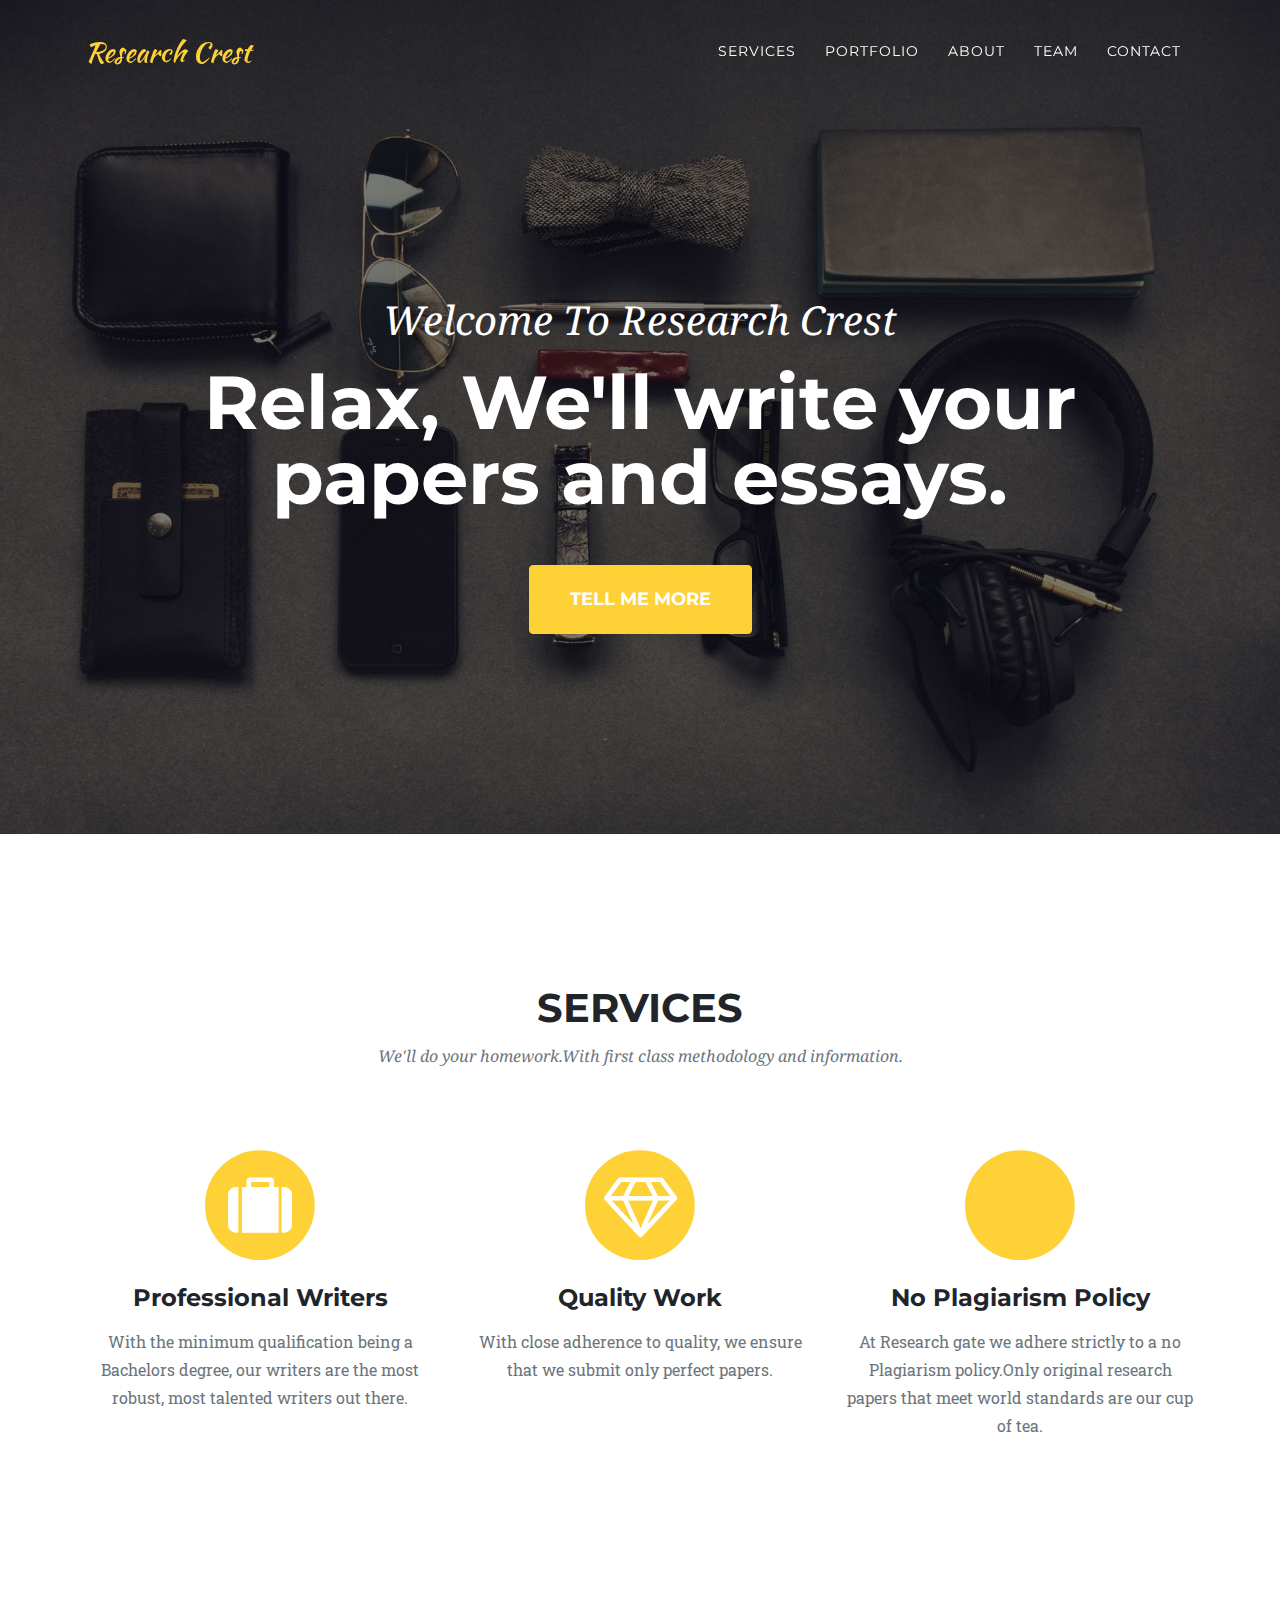
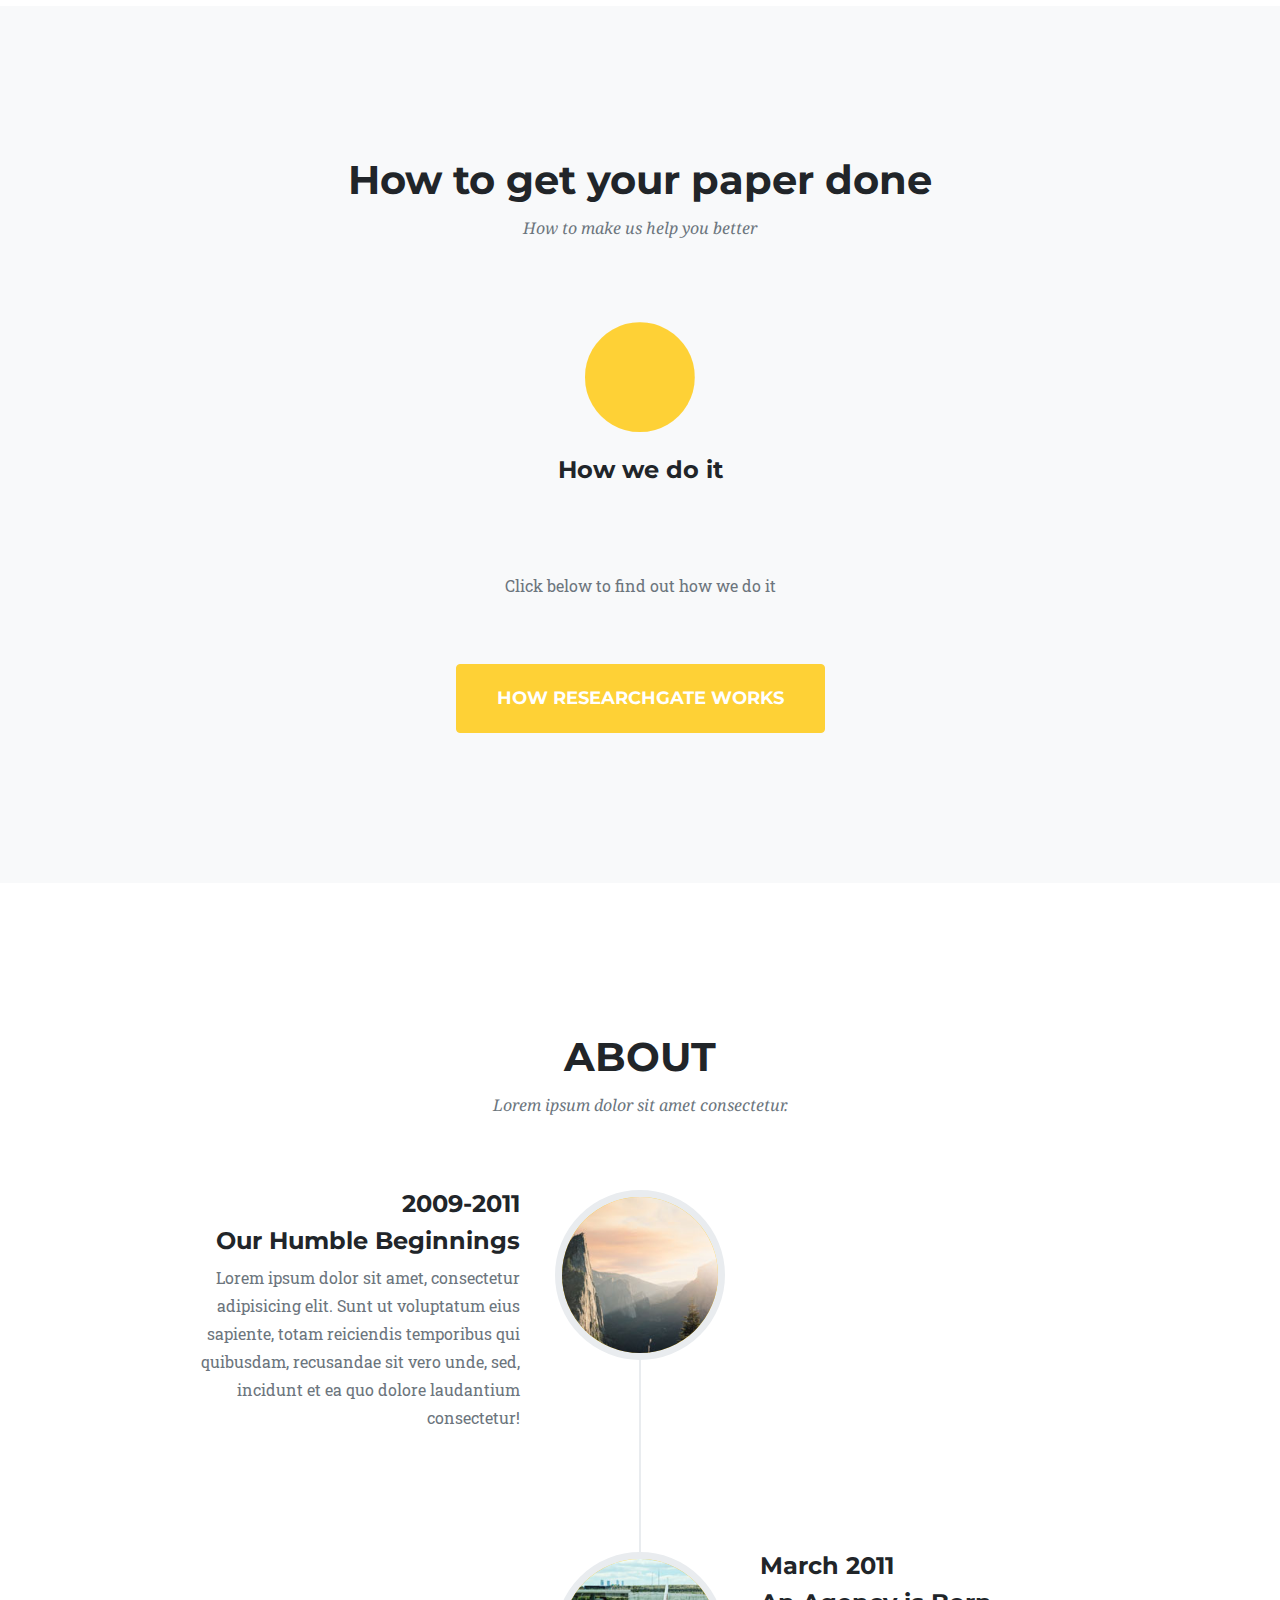
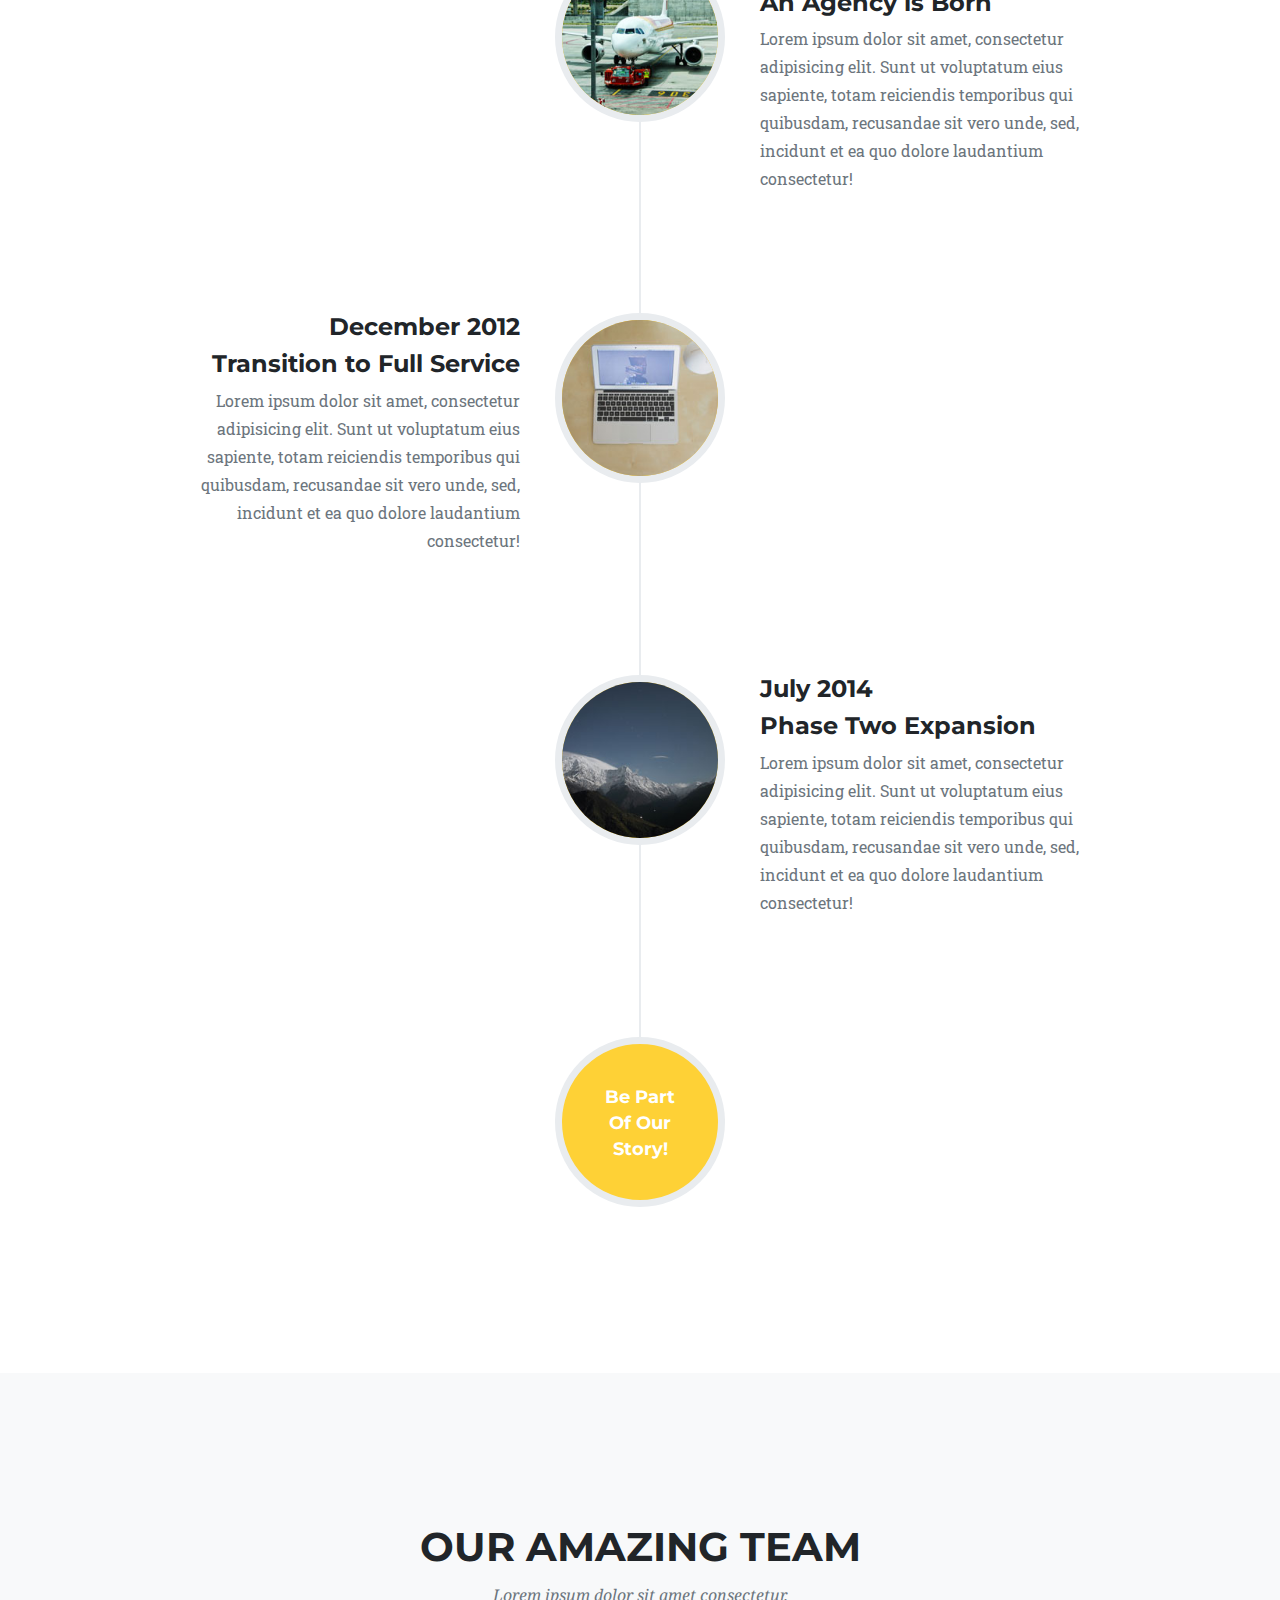
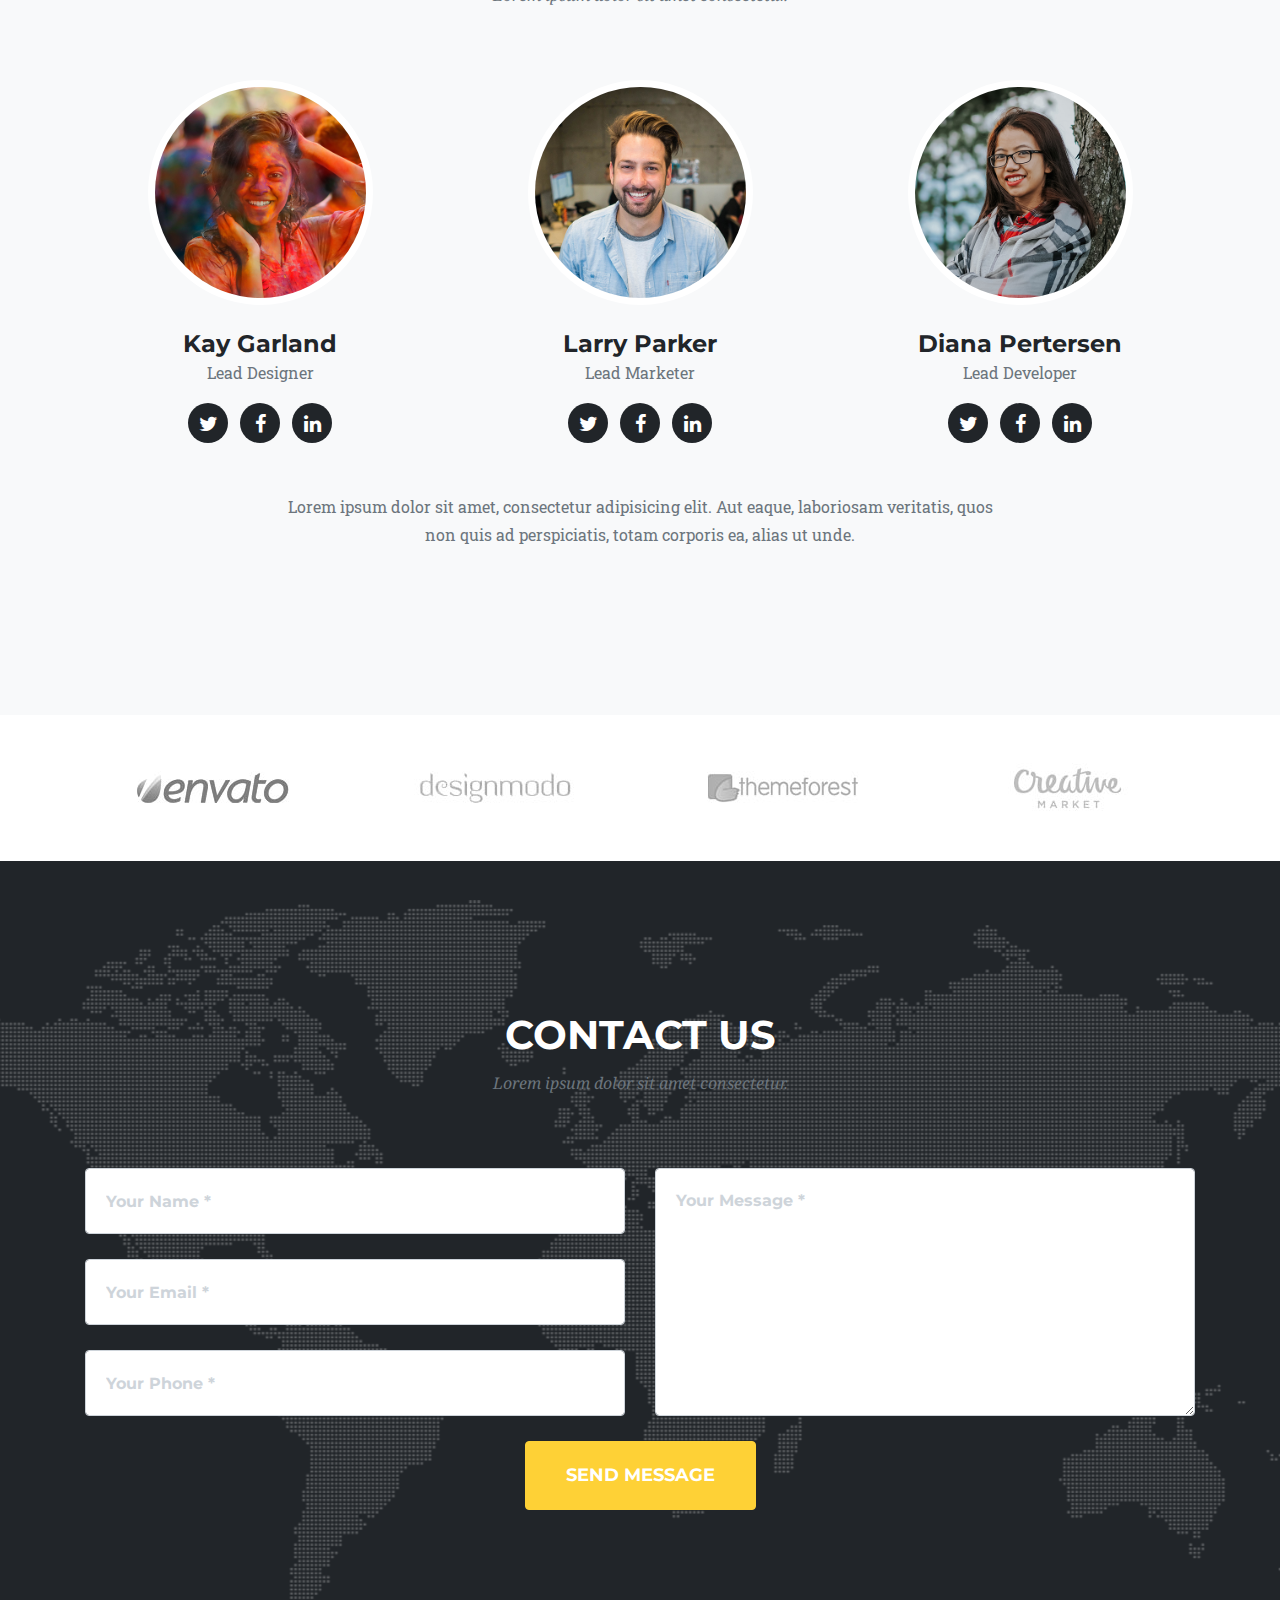
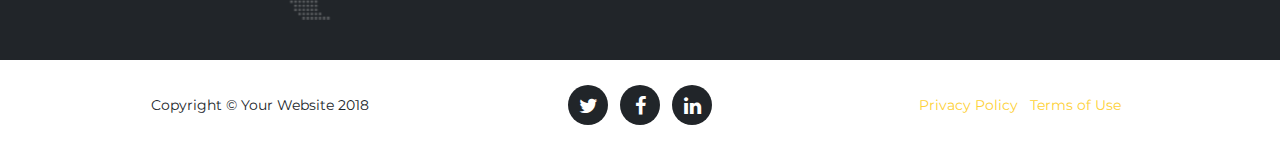
<file: index.html>
<!DOCTYPE html>
<html lang="en">

  <head>

    <meta charset="utf-8">
    <meta name="viewport" content="width=device-width, initial-scale=1, shrink-to-fit=no">
    <meta name="description" content="">
    <meta name="author" content="">

    <title>Research Crest</title>

    <!-- Bootstrap core CSS -->
    <link href="vendor/bootstrap/css/bootstrap.min.css" rel="stylesheet">

    <!-- Custom fonts for this template -->
    <link rel="stylesheet" href="https://use.fontawesome.com/releases/v5.1.1/css/all.css" integrity="sha384-O8whS3fhG2OnA5Kas0Y9l3cfpmYjapjI0E4theH4iuMD+pLhbf6JI0jIMfYcK3yZ" crossorigin="anonymous">
    <link href="https://stackpath.bootstrapcdn.com/font-awesome/4.7.0/css/font-awesome.min.css" rel="stylesheet" type="text/css">
    <link href="https://fonts.googleapis.com/css?family=Montserrat:400,700" rel="stylesheet" type="text/css">
    <link href='https://fonts.googleapis.com/css?family=Kaushan+Script' rel='stylesheet' type='text/css'>
    <link href='https://fonts.googleapis.com/css?family=Droid+Serif:400,700,400italic,700italic' rel='stylesheet' type='text/css'>
    <link href='https://fonts.googleapis.com/css?family=Roboto+Slab:400,100,300,700' rel='stylesheet' type='text/css'>

    <!-- Custom styles for this template -->
    <link href="css/agency.min.css" rel="stylesheet">
    </head>

  <body id="page-top">

    <!-- Navigation -->
    <nav class="navbar navbar-expand-lg navbar-dark fixed-top" id="mainNav">
      <div class="container">
        <a class="navbar-brand js-scroll-trigger" href="#page-top">Research Crest</a>
        <button class="navbar-toggler navbar-toggler-right" type="button" data-toggle="collapse" data-target="#navbarResponsive" aria-controls="navbarResponsive" aria-expanded="false" aria-label="Toggle navigation">
          Menu
          <i class="fa fa-bars"></i>
        </button>
        <div class="collapse navbar-collapse" id="navbarResponsive">
          <ul class="navbar-nav text-uppercase ml-auto">
            <li class="nav-item">
              <a class="nav-link js-scroll-trigger" href="#services">Services</a>
            </li>
            <li class="nav-item">
              <a class="nav-link js-scroll-trigger" href="#portfolio">Portfolio</a>
            </li>
            <li class="nav-item">
              <a class="nav-link js-scroll-trigger" href="#about">About</a>
            </li>
            <li class="nav-item">
              <a class="nav-link js-scroll-trigger" href="#team">Team</a>
            </li>
            <li class="nav-item">
              <a class="nav-link js-scroll-trigger" href="#contact">Contact</a>
            </li>
          </ul>
        </div>
      </div>
    </nav>

    <!-- Header -->
    <header class="masthead">
      <div class="container">
        <div class="intro-text">
          <div class="intro-lead-in">Welcome To Research Crest</div>
          <div class="intro-heading">Relax, We'll write your papers and essays.</div>
          <a class="btn btn-primary btn-xl text-uppercase js-scroll-trigger" href="#services">Tell Me More</a>
        </div>
      </div>
    </header>

    <!-- Services -->
    <section id="services">
      <div class="container">
        <div class="row">
          <div class="col-lg-12 text-center">
            <h2 class="section-heading text-uppercase">Services</h2>
            <h3 class="section-subheading text-muted">We'll do your homework.With first class methodology and information. </h3>
          </div>
        </div>
        <div class="row text-center">
          <div class="col-md-4">
            <span class="fa-stack fa-4x">
              <i class="fa fa-circle fa-stack-2x text-primary"></i>
              <i class="fa fa-suitcase fa-stack-1x fa-inverse"></i>
            </span>
            <h4 class="service-heading">Professional Writers</h4>
            <p class="text-muted">With the minimum qualification being a Bachelors degree, our writers are the most robust, most talented writers out there.</p>
          </div>
          <div class="col-md-4">
            <span class="fa-stack fa-4x">
              <i class="fa fa-circle fa-stack-2x text-primary"></i>
              <i class="fa fa-diamond fa-stack-1x fa-inverse"></i>
            </span>
            <h4 class="service-heading">Quality Work</h4>
            <p class="text-muted">With close adherence to quality, we ensure that we submit only perfect papers.</p>
          </div>
          <div class="col-md-4">
            <span class="fa-stack fa-4x">
              <i class="fa fa-circle fa-stack-2x text-primary"></i>
              <i class="fa fa-lightbulb fa-stack-1x fa-inverse"></i>
            </span>
            <h4 class="service-heading">No Plagiarism Policy</h4>
            <p class="text-muted">At Research gate we adhere strictly to a no Plagiarism policy.Only original research papers that meet world standards are our cup of tea.</p>
          </div>
        </div>
      </div>
    </section>

    <!-- Portfolio Grid -->
    <section class="bg-light" id="portfolio">
      <div class="container">
        <center>
        <div class="row">
          <div class="col-lg-12 text-center">
            <h2 class="section-heading">How to get your paper done</h2>
            <h3 class="section-subheading text-muted">How to make us help you better</h3>
          </div>
        </div>
        <div class="row">
          <div class="col-md-12">
            <span class="fa-stack fa-4x">
              <i class="fa fa-circle fa-stack-2x text-primary"></i>
              <i class="fas fa-user-graduate fa-stack-1x fa-inverse"></i>
            </span>
            <h4 class="service-heading">How we do it</h4>
            <br><br><br>
            <p class="text-muted">Click below to find out how we do it</p>
            <br><br>
            <a class="btn btn-primary btn-xl text-uppercase js-scroll-trigger" href="howitworks.html">How ResearchGate Works</a>
          </div>
	  </center>
        </div>

        </div>
      </div>
    </section>

    <!-- About -->
    <section id="about">
      <div class="container">
        <div class="row">
          <div class="col-lg-12 text-center">
            <h2 class="section-heading text-uppercase">About</h2>
            <h3 class="section-subheading text-muted">Lorem ipsum dolor sit amet consectetur.</h3>
          </div>
        </div>
        <div class="row">
          <div class="col-lg-12">
            <ul class="timeline">
              <li>
                <div class="timeline-image">
                  <img class="rounded-circle img-fluid" src="img/about/1.jpg" alt="">
                </div>
                <div class="timeline-panel">
                  <div class="timeline-heading">
                    <h4>2009-2011</h4>
                    <h4 class="subheading">Our Humble Beginnings</h4>
                  </div>
                  <div class="timeline-body">
                    <p class="text-muted">Lorem ipsum dolor sit amet, consectetur adipisicing elit. Sunt ut voluptatum eius sapiente, totam reiciendis temporibus qui quibusdam, recusandae sit vero unde, sed, incidunt et ea quo dolore laudantium consectetur!</p>
                  </div>
                </div>
              </li>
              <li class="timeline-inverted">
                <div class="timeline-image">
                  <img class="rounded-circle img-fluid" src="img/about/2.jpg" alt="">
                </div>
                <div class="timeline-panel">
                  <div class="timeline-heading">
                    <h4>March 2011</h4>
                    <h4 class="subheading">An Agency is Born</h4>
                  </div>
                  <div class="timeline-body">
                    <p class="text-muted">Lorem ipsum dolor sit amet, consectetur adipisicing elit. Sunt ut voluptatum eius sapiente, totam reiciendis temporibus qui quibusdam, recusandae sit vero unde, sed, incidunt et ea quo dolore laudantium consectetur!</p>
                  </div>
                </div>
              </li>
              <li>
                <div class="timeline-image">
                  <img class="rounded-circle img-fluid" src="img/about/3.jpg" alt="">
                </div>
                <div class="timeline-panel">
                  <div class="timeline-heading">
                    <h4>December 2012</h4>
                    <h4 class="subheading">Transition to Full Service</h4>
                  </div>
                  <div class="timeline-body">
                    <p class="text-muted">Lorem ipsum dolor sit amet, consectetur adipisicing elit. Sunt ut voluptatum eius sapiente, totam reiciendis temporibus qui quibusdam, recusandae sit vero unde, sed, incidunt et ea quo dolore laudantium consectetur!</p>
                  </div>
                </div>
              </li>
              <li class="timeline-inverted">
                <div class="timeline-image">
                  <img class="rounded-circle img-fluid" src="img/about/4.jpg" alt="">
                </div>
                <div class="timeline-panel">
                  <div class="timeline-heading">
                    <h4>July 2014</h4>
                    <h4 class="subheading">Phase Two Expansion</h4>
                  </div>
                  <div class="timeline-body">
                    <p class="text-muted">Lorem ipsum dolor sit amet, consectetur adipisicing elit. Sunt ut voluptatum eius sapiente, totam reiciendis temporibus qui quibusdam, recusandae sit vero unde, sed, incidunt et ea quo dolore laudantium consectetur!</p>
                  </div>
                </div>
              </li>
              <li class="timeline-inverted">
                <div class="timeline-image">
                  <h4>Be Part
                    <br>Of Our
                    <br>Story!</h4>
                </div>
              </li>
            </ul>
          </div>
        </div>
      </div>
    </section>

    <!-- Team -->
    <section class="bg-light" id="team">
      <div class="container">
        <div class="row">
          <div class="col-lg-12 text-center">
            <h2 class="section-heading text-uppercase">Our Amazing Team</h2>
            <h3 class="section-subheading text-muted">Lorem ipsum dolor sit amet consectetur.</h3>
          </div>
        </div>
        <div class="row">
          <div class="col-sm-4">
            <div class="team-member">
              <img class="mx-auto rounded-circle" src="img/team/1.jpg" alt="">
              <h4>Kay Garland</h4>
              <p class="text-muted">Lead Designer</p>
              <ul class="list-inline social-buttons">
                <li class="list-inline-item">
                  <a href="#">
                    <i class="fa fa-twitter"></i>
                  </a>
                </li>
                <li class="list-inline-item">
                  <a href="#">
                    <i class="fa fa-facebook"></i>
                  </a>
                </li>
                <li class="list-inline-item">
                  <a href="#">
                    <i class="fa fa-linkedin"></i>
                  </a>
                </li>
              </ul>
            </div>
          </div>
          <div class="col-sm-4">
            <div class="team-member">
              <img class="mx-auto rounded-circle" src="img/team/2.jpg" alt="">
              <h4>Larry Parker</h4>
              <p class="text-muted">Lead Marketer</p>
              <ul class="list-inline social-buttons">
                <li class="list-inline-item">
                  <a href="#">
                    <i class="fa fa-twitter"></i>
                  </a>
                </li>
                <li class="list-inline-item">
                  <a href="#">
                    <i class="fa fa-facebook"></i>
                  </a>
                </li>
                <li class="list-inline-item">
                  <a href="#">
                    <i class="fa fa-linkedin"></i>
                  </a>
                </li>
              </ul>
            </div>
          </div>
          <div class="col-sm-4">
            <div class="team-member">
              <img class="mx-auto rounded-circle" src="img/team/3.jpg" alt="">
              <h4>Diana Pertersen</h4>
              <p class="text-muted">Lead Developer</p>
              <ul class="list-inline social-buttons">
                <li class="list-inline-item">
                  <a href="#">
                    <i class="fa fa-twitter"></i>
                  </a>
                </li>
                <li class="list-inline-item">
                  <a href="#">
                    <i class="fa fa-facebook"></i>
                  </a>
                </li>
                <li class="list-inline-item">
                  <a href="#">
                    <i class="fa fa-linkedin"></i>
                  </a>
                </li>
              </ul>
            </div>
          </div>
        </div>
        <div class="row">
          <div class="col-lg-8 mx-auto text-center">
            <p class="large text-muted">Lorem ipsum dolor sit amet, consectetur adipisicing elit. Aut eaque, laboriosam veritatis, quos non quis ad perspiciatis, totam corporis ea, alias ut unde.</p>
          </div>
        </div>
      </div>
    </section>

    <!-- Clients -->
    <section class="py-5">
      <div class="container">
        <div class="row">
          <div class="col-md-3 col-sm-6">
            <a href="#">
              <img class="img-fluid d-block mx-auto" src="img/logos/envato.jpg" alt="">
            </a>
          </div>
          <div class="col-md-3 col-sm-6">
            <a href="#">
              <img class="img-fluid d-block mx-auto" src="img/logos/designmodo.jpg" alt="">
            </a>
          </div>
          <div class="col-md-3 col-sm-6">
            <a href="#">
              <img class="img-fluid d-block mx-auto" src="img/logos/themeforest.jpg" alt="">
            </a>
          </div>
          <div class="col-md-3 col-sm-6">
            <a href="#">
              <img class="img-fluid d-block mx-auto" src="img/logos/creative-market.jpg" alt="">
            </a>
          </div>
        </div>
      </div>
    </section>

    <!-- Contact -->
    <section id="contact">
      <div class="container">
        <div class="row">
          <div class="col-lg-12 text-center">
            <h2 class="section-heading text-uppercase">Contact Us</h2>
            <h3 class="section-subheading text-muted">Lorem ipsum dolor sit amet consectetur.</h3>
          </div>
        </div>
        <div class="row">
          <div class="col-lg-12">
            <form id="contactForm" name="sentMessage" novalidate="novalidate">
              <div class="row">
                <div class="col-md-6">
                  <div class="form-group">
                    <input class="form-control" id="name" type="text" placeholder="Your Name *" required="required" data-validation-required-message="Please enter your name.">
                    <p class="help-block text-danger"></p>
                  </div>
                  <div class="form-group">
                    <input class="form-control" id="email" type="email" placeholder="Your Email *" required="required" data-validation-required-message="Please enter your email address.">
                    <p class="help-block text-danger"></p>
                  </div>
                  <div class="form-group">
                    <input class="form-control" id="phone" type="tel" placeholder="Your Phone *" required="required" data-validation-required-message="Please enter your phone number.">
                    <p class="help-block text-danger"></p>
                  </div>
                </div>
                <div class="col-md-6">
                  <div class="form-group">
                    <textarea class="form-control" id="message" placeholder="Your Message *" required="required" data-validation-required-message="Please enter a message."></textarea>
                    <p class="help-block text-danger"></p>
                  </div>
                </div>
                <div class="clearfix"></div>
                <div class="col-lg-12 text-center">
                  <div id="success"></div>
                  <button id="sendMessageButton" class="btn btn-primary btn-xl text-uppercase" type="submit">Send Message</button>
                </div>
              </div>
            </form>
          </div>
        </div>
      </div>
    </section>

    <!-- Footer -->
    <footer>
      <div class="container">
        <div class="row">
          <div class="col-md-4">
            <span class="copyright">Copyright &copy; Your Website 2018</span>
          </div>
          <div class="col-md-4">
            <ul class="list-inline social-buttons">
              <li class="list-inline-item">
                <a href="#">
                  <i class="fa fa-twitter"></i>
                </a>
              </li>
              <li class="list-inline-item">
                <a href="#">
                  <i class="fa fa-facebook"></i>
                </a>
              </li>
              <li class="list-inline-item">
                <a href="#">
                  <i class="fa fa-linkedin"></i>
                </a>
              </li>
            </ul>
          </div>
          <div class="col-md-4">
            <ul class="list-inline quicklinks">
              <li class="list-inline-item">
                <a href="#">Privacy Policy</a>
              </li>
              <li class="list-inline-item">
                <a href="#">Terms of Use</a>
              </li>
            </ul>
          </div>
        </div>
      </div>
    </footer>

    <!-- Portfolio Modals -->

    <!-- Modal 1 -->
    <div class="portfolio-modal modal fade" id="portfolioModal1" tabindex="-1" role="dialog" aria-hidden="true">
      <div class="modal-dialog">
        <div class="modal-content">
          <div class="close-modal" data-dismiss="modal">
            <div class="lr">
              <div class="rl"></div>
            </div>
          </div>
          <div class="container">
            <div class="row">
              <div class="col-lg-8 mx-auto">
                <div class="modal-body">
                  <!-- Project Details Go Here -->
                  <h2 class="text-uppercase">Project Name</h2>
                  <p class="item-intro text-muted">Lorem ipsum dolor sit amet consectetur.</p>
                  <img class="img-fluid d-block mx-auto" src="img/portfolio/01-full.jpg" alt="">
                  <p>Use this area to describe your project. Lorem ipsum dolor sit amet, consectetur adipisicing elit. Est blanditiis dolorem culpa incidunt minus dignissimos deserunt repellat aperiam quasi sunt officia expedita beatae cupiditate, maiores repudiandae, nostrum, reiciendis facere nemo!</p>
                  <ul class="list-inline">
                    <li>Date: January 2017</li>
                    <li>Client: Threads</li>
                    <li>Category: Illustration</li>
                  </ul>
                  <button class="btn btn-primary" data-dismiss="modal" type="button">
                    <i class="fa fa-times"></i>
                    Close Project</button>
                </div>
              </div>
            </div>
          </div>
        </div>
      </div>
    </div>

    <!-- Modal 2 -->
    <div class="portfolio-modal modal fade" id="portfolioModal2" tabindex="-1" role="dialog" aria-hidden="true">
      <div class="modal-dialog">
        <div class="modal-content">
          <div class="close-modal" data-dismiss="modal">
            <div class="lr">
              <div class="rl"></div>
            </div>
          </div>
          <div class="container">
            <div class="row">
              <div class="col-lg-8 mx-auto">
                <div class="modal-body">
                  <!-- Project Details Go Here -->
                  <h2 class="text-uppercase">Project Name</h2>
                  <p class="item-intro text-muted">Lorem ipsum dolor sit amet consectetur.</p>
                  <img class="img-fluid d-block mx-auto" src="img/portfolio/02-full.jpg" alt="">
                  <p>Use this area to describe your project. Lorem ipsum dolor sit amet, consectetur adipisicing elit. Est blanditiis dolorem culpa incidunt minus dignissimos deserunt repellat aperiam quasi sunt officia expedita beatae cupiditate, maiores repudiandae, nostrum, reiciendis facere nemo!</p>
                  <ul class="list-inline">
                    <li>Date: January 2017</li>
                    <li>Client: Explore</li>
                    <li>Category: Graphic Design</li>
                  </ul>
                  <button class="btn btn-primary" data-dismiss="modal" type="button">
                    <i class="fa fa-times"></i>
                    Close Project</button>
                </div>
              </div>
            </div>
          </div>
        </div>
      </div>
    </div>

    <!-- Modal 3 -->
    <div class="portfolio-modal modal fade" id="portfolioModal3" tabindex="-1" role="dialog" aria-hidden="true">
      <div class="modal-dialog">
        <div class="modal-content">
          <div class="close-modal" data-dismiss="modal">
            <div class="lr">
              <div class="rl"></div>
            </div>
          </div>
          <div class="container">
            <div class="row">
              <div class="col-lg-8 mx-auto">
                <div class="modal-body">
                  <!-- Project Details Go Here -->
                  <h2 class="text-uppercase">Project Name</h2>
                  <p class="item-intro text-muted">Lorem ipsum dolor sit amet consectetur.</p>
                  <img class="img-fluid d-block mx-auto" src="img/portfolio/03-full.jpg" alt="">
                  <p>Use this area to describe your project. Lorem ipsum dolor sit amet, consectetur adipisicing elit. Est blanditiis dolorem culpa incidunt minus dignissimos deserunt repellat aperiam quasi sunt officia expedita beatae cupiditate, maiores repudiandae, nostrum, reiciendis facere nemo!</p>
                  <ul class="list-inline">
                    <li>Date: January 2017</li>
                    <li>Client: Finish</li>
                    <li>Category: Identity</li>
                  </ul>
                  <button class="btn btn-primary" data-dismiss="modal" type="button">
                    <i class="fa fa-times"></i>
                    Close Project</button>
                </div>
              </div>
            </div>
          </div>
        </div>
      </div>
    </div>

    <!-- Modal 4 -->
    <div class="portfolio-modal modal fade" id="portfolioModal4" tabindex="-1" role="dialog" aria-hidden="true">
      <div class="modal-dialog">
        <div class="modal-content">
          <div class="close-modal" data-dismiss="modal">
            <div class="lr">
              <div class="rl"></div>
            </div>
          </div>
          <div class="container">
            <div class="row">
              <div class="col-lg-8 mx-auto">
                <div class="modal-body">
                  <!-- Project Details Go Here -->
                  <h2 class="text-uppercase">Project Name</h2>
                  <p class="item-intro text-muted">Lorem ipsum dolor sit amet consectetur.</p>
                  <img class="img-fluid d-block mx-auto" src="img/portfolio/04-full.jpg" alt="">
                  <p>Use this area to describe your project. Lorem ipsum dolor sit amet, consectetur adipisicing elit. Est blanditiis dolorem culpa incidunt minus dignissimos deserunt repellat aperiam quasi sunt officia expedita beatae cupiditate, maiores repudiandae, nostrum, reiciendis facere nemo!</p>
                  <ul class="list-inline">
                    <li>Date: January 2017</li>
                    <li>Client: Lines</li>
                    <li>Category: Branding</li>
                  </ul>
                  <button class="btn btn-primary" data-dismiss="modal" type="button">
                    <i class="fa fa-times"></i>
                    Close Project</button>
                </div>
              </div>
            </div>
          </div>
        </div>
      </div>
    </div>

    <!-- Modal 5 -->
    <div class="portfolio-modal modal fade" id="portfolioModal5" tabindex="-1" role="dialog" aria-hidden="true">
      <div class="modal-dialog">
        <div class="modal-content">
          <div class="close-modal" data-dismiss="modal">
            <div class="lr">
              <div class="rl"></div>
            </div>
          </div>
          <div class="container">
            <div class="row">
              <div class="col-lg-8 mx-auto">
                <div class="modal-body">
                  <!-- Project Details Go Here -->
                  <h2 class="text-uppercase">Project Name</h2>
                  <p class="item-intro text-muted">Lorem ipsum dolor sit amet consectetur.</p>
                  <img class="img-fluid d-block mx-auto" src="img/portfolio/05-full.jpg" alt="">
                  <p>Use this area to describe your project. Lorem ipsum dolor sit amet, consectetur adipisicing elit. Est blanditiis dolorem culpa incidunt minus dignissimos deserunt repellat aperiam quasi sunt officia expedita beatae cupiditate, maiores repudiandae, nostrum, reiciendis facere nemo!</p>
                  <ul class="list-inline">
                    <li>Date: January 2017</li>
                    <li>Client: Southwest</li>
                    <li>Category: Website Design</li>
                  </ul>
                  <button class="btn btn-primary" data-dismiss="modal" type="button">
                    <i class="fa fa-times"></i>
                    Close Project</button>
                </div>
              </div>
            </div>
          </div>
        </div>
      </div>
    </div>

    <!-- Modal 6 -->
    <div class="portfolio-modal modal fade" id="portfolioModal6" tabindex="-1" role="dialog" aria-hidden="true">
      <div class="modal-dialog">
        <div class="modal-content">
          <div class="close-modal" data-dismiss="modal">
            <div class="lr">
              <div class="rl"></div>
            </div>
          </div>
          <div class="container">
            <div class="row">
              <div class="col-lg-8 mx-auto">
                <div class="modal-body">
                  <!-- Project Details Go Here -->
                  <h2 class="text-uppercase">Project Name</h2>
                  <p class="item-intro text-muted">Lorem ipsum dolor sit amet consectetur.</p>
                  <img class="img-fluid d-block mx-auto" src="img/portfolio/06-full.jpg" alt="">
                  <p>Use this area to describe your project. Lorem ipsum dolor sit amet, consectetur adipisicing elit. Est blanditiis dolorem culpa incidunt minus dignissimos deserunt repellat aperiam quasi sunt officia expedita beatae cupiditate, maiores repudiandae, nostrum, reiciendis facere nemo!</p>
                  <ul class="list-inline">
                    <li>Date: January 2017</li>
                    <li>Client: Window</li>
                    <li>Category: Photography</li>
                  </ul>
                  <button class="btn btn-primary" data-dismiss="modal" type="button">
                    <i class="fa fa-times"></i>
                    Close Project</button>
                </div>
              </div>
            </div>
          </div>
        </div>
      </div>
    </div>

    <!-- Bootstrap core JavaScript -->
    <script src="vendor/jquery/jquery.min.js"></script>
    <script src="vendor/bootstrap/js/bootstrap.bundle.min.js"></script>

    <!-- Plugin JavaScript -->
    <script src="vendor/jquery-easing/jquery.easing.min.js"></script>

    <!-- Contact form JavaScript -->
    <script src="js/jqBootstrapValidation.js"></script>
    <script src="js/contact_me.js"></script>

    <!-- Custom scripts for this template -->
    <script src="js/agency.min.js"></script>
  </body>

</html>
</file>
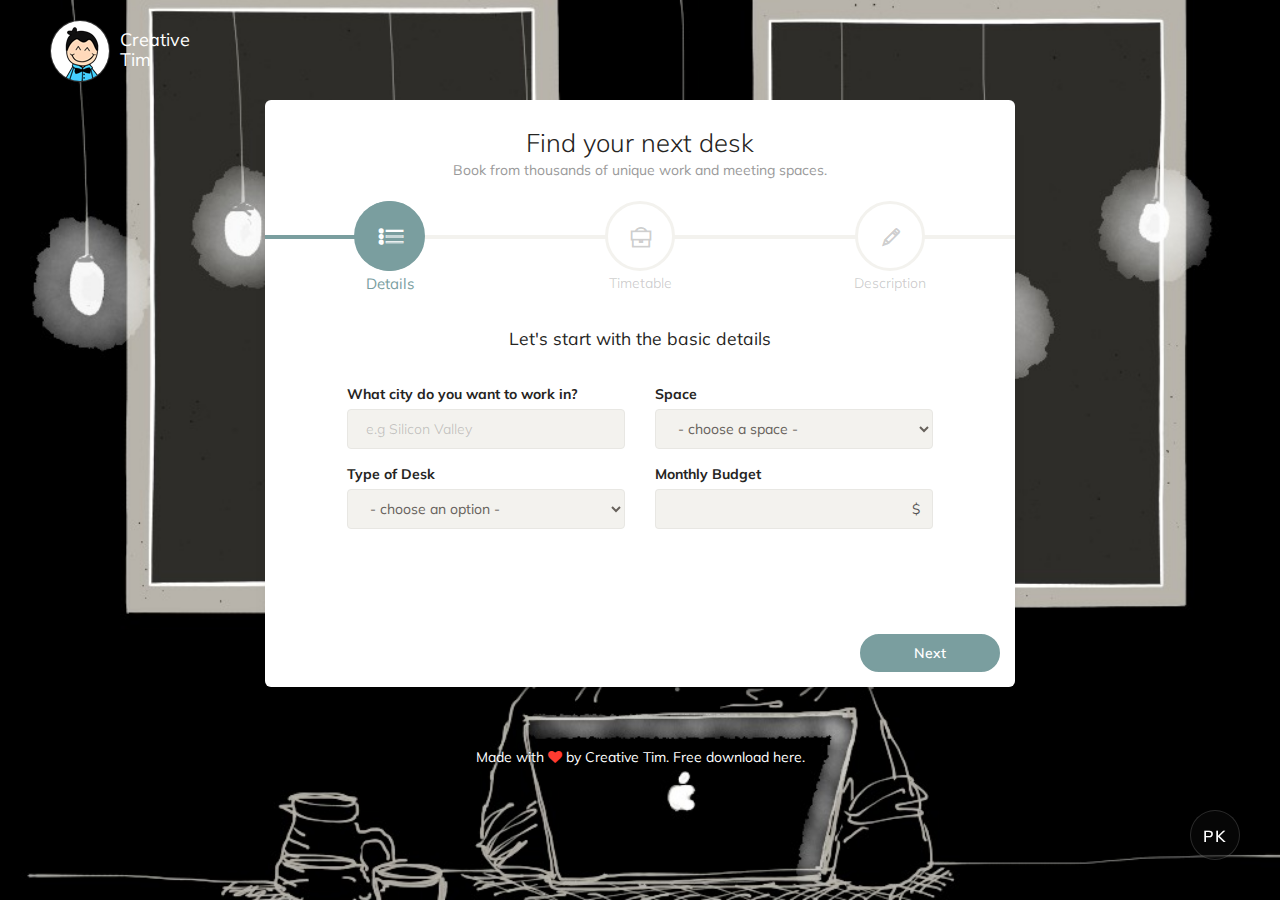
<file: wizard-find-desk.html>
<!doctype html>
<html lang="en">
<head>
	<meta charset="utf-8" />
	<meta http-equiv="X-UA-Compatible" content="IE=edge,chrome=1" />
	<link rel="apple-touch-icon" sizes="76x76" href="assets/img/apple-icon.png" />
	<link rel="icon" type="image/png" href="assets/img/favicon.png" />
	<title>Paper Bootstrap Wizard by Creative Tim</title>

	<meta content='width=device-width, initial-scale=1.0, maximum-scale=1.0, user-scalable=0' name='viewport' />
    <meta name="viewport" content="width=device-width" />

	<!-- CSS Files -->
    <link href="assets/css/bootstrap.min.css" rel="stylesheet" />
	<link href="assets/css/paper-bootstrap-wizard.css" rel="stylesheet" />

	<!-- CSS Just for demo purpose, don't include it in your project -->
	<link href="assets/css/demo.css" rel="stylesheet" />

	<!-- Fonts and Icons -->
    <link href="http://netdna.bootstrapcdn.com/font-awesome/4.4.0/css/font-awesome.css" rel="stylesheet">
	<link href='https://fonts.googleapis.com/css?family=Muli:400,300' rel='stylesheet' type='text/css'>
	<link href="assets/css/themify-icons.css" rel="stylesheet">
</head>

<body>
	<div class="image-container set-full-height" style="background-image: url('assets/img/paper-3.jpeg')">
	    <!--   Creative Tim Branding   -->
	    <a href="http://creative-tim.com">
	         <div class="logo-container">
	            <div class="logo">
	                <img src="assets/img/new_logo.png">
	            </div>
	            <div class="brand">
	                Creative Tim
	            </div>
	        </div>
	    </a>

		<!--  Made With Paper Kit  -->
		<a href="http://demos.creative-tim.com/paper-kit?ref=paper-bootstrap-wizard" class="made-with-pk">
			<div class="brand">PK</div>
			<div class="made-with">Made with <strong>Paper Kit</strong></div>
		</a>

	    <!--   Big container   -->
	    <div class="container">
	        <div class="row">
		        <div class="col-sm-8 col-sm-offset-2">

		            <!--      Wizard container        -->
		            <div class="wizard-container">
		                <div class="card wizard-card" data-color="azure" id="wizard">
		                    <form action="" method="">
		                <!--        You can switch " data-color="azure" "  with one of the next bright colors: "blue", "green", "orange", "red"           -->

		                    	<div class="wizard-header">
		                        	<h3 class="wizard-title">Find your next desk</h3>
		                        	<p class="category">Book from thousands of unique work and meeting spaces.</p>
		                    	</div>

								<div class="wizard-navigation">
									<div class="progress-with-circle">
									     <div class="progress-bar" role="progressbar" aria-valuenow="1" aria-valuemin="1" aria-valuemax="3" style="width: 21%;"></div>
									</div>
									<ul>
			                            <li>
											<a href="#details" data-toggle="tab">
												<div class="icon-circle">
													<i class="ti-list"></i>
												</div>
												Details
											</a>
										</li>
			                            <li>
											<a href="#captain" data-toggle="tab">
												<div class="icon-circle">
													<i class="ti-briefcase"></i>
												</div>
												Timetable
											</a>
										</li>
			                            <li>
											<a href="#description" data-toggle="tab">
												<div class="icon-circle">
													<i class="ti-pencil"></i>
												</div>
												Description
											</a>
										</li>
			                        </ul>
								</div>
		                        <div class="tab-content">
		                            <div class="tab-pane" id="details">
		                            	<div class="row">
		                                	<div class="col-sm-12">
		                                    	<h5 class="info-text"> Let's start with the basic details</h5>
		                                	</div>
			                                <div class="col-sm-5 col-sm-offset-1">
			                                    <div class="form-group">
			                                        <label>What city do you want to work in?</label>
			                                        <input type="text" class="form-control" id="exampleInputEmail1" placeholder="e.g Silicon Valley">
			                                    </div>
			                                </div>
			                                <div class="col-sm-5">
			                                    <div class="form-group">
			                                        <label>Space</label>
			                                        <select class="form-control">
			                                            <option disabled="" selected="">- choose a space -</option>
			                                            <option>Work Space</option>
			                                            <option>Meeting Space</option>
			                                        </select>
			                                    </div>
			                                </div>
			                                <div class="col-sm-5 col-sm-offset-1">
			                                    <div class="form-group">
			                                        <label>Type of Desk</label>
			                                        <select class="form-control">
			                                            <option disabled="" selected="">- choose an option -</option>
			                                            <option>Private</option>
			                                            <option>Shared</option>
			                                        </select>
			                                    </div>
			                                </div>
			                                <div class="col-sm-5">
			                                	<div class="form-group">
			                                        <label>Monthly Budget</label>
		                                        	<div class="input-group">
		                                            	<input type="text" class="form-control">
		                                            	<span class="input-group-addon">$</span>
		                                        	</div>
			                                    </div>
			                                </div>
		                            	</div>
		                        	</div>
		                            <div class="tab-pane" id="captain">
		                                <h5 class="info-text">How do you want to rent the office? </h5>
		                                <div class="row">
		                                    <div class="col-sm-8 col-sm-offset-2">
		                                        <div class="col-sm-4 col-sm-offset-2">
													<div class="choice" data-toggle="wizard-checkbox">
		                                                <input type="checkbox" name="jobb" value="Design">
		                                                <div class="card card-checkboxes card-hover-effect">
		                                                    <i class="ti-time"></i>
															<p>By hour</p>
		                                                </div>
		                                            </div>
		                                        </div>
		                                        <div class="col-sm-4">
													<div class="choice" data-toggle="wizard-checkbox">
		                                                <input type="checkbox" name="jobb" value="Design">
		                                                <div class="card card-checkboxes card-hover-effect">
		                                                    <i class="ti-calendar"></i>
															<p>By day</p>
		                                                </div>
		                                            </div>
		                                        </div>
		                                    </div>
		                                </div>
		                            </div>
		                            <div class="tab-pane" id="description">
		                                <div class="row">
		                                    <h5 class="info-text"> Tell us about your ideal working space. </h5>
		                                    <div class="col-sm-6 col-sm-offset-1">
		                                        <div class="form-group">
		                                            <label>Desk description</label>
		                                            <textarea class="form-control" placeholder="" rows="9"></textarea>
		                                        </div>
		                                    </div>
		                                    <div class="col-sm-4">
		                                        <div class="form-group">
		                                            <label>Example</label>
		                                            <p class="description">"If you're heavily armed with a mug, smartphone and a laptop, then our hot desks will provide the pure functionality and space needed to get your work done and move on to the next one."</p>
		                                        </div>
		                                    </div>
		                                </div>
		                            </div>
		                        </div>
		                        <div class="wizard-footer">
		                        	<div class="pull-right">
		                                <input type='button' class='btn btn-next btn-fill btn-primary btn-wd' name='next' value='Next' />
		                                <input type='button' class='btn btn-finish btn-fill btn-primary btn-wd' name='finish' value='Finish' />
		                            </div>

		                            <div class="pull-left">
		                                <input type='button' class='btn btn-previous btn-default btn-wd' name='previous' value='Previous' />
		                            </div>
		                            <div class="clearfix"></div>
		                        </div>
		                    </form>
		                </div>
		            </div> <!-- wizard container -->
		        </div>
	        </div> <!-- row -->
	    </div> <!--  big container -->

	    <div class="footer">
	        <div class="container text-center">
	             Made with <i class="fa fa-heart heart"></i> by <a href="http://www.creative-tim.com">Creative Tim</a>. Free download <a href="http://www.creative-tim.com/product/paper-bootstrap-wizard">here.</a>
	        </div>
	    </div>
	</div>

</body>

	<!--   Core JS Files   -->
	<script src="assets/js/jquery-2.2.4.min.js" type="text/javascript"></script>
	<script src="assets/js/bootstrap.min.js" type="text/javascript"></script>
	<script src="assets/js/jquery.bootstrap.wizard.js" type="text/javascript"></script>

	<!--  Plugin for the Wizard -->
	<script src="assets/js/paper-bootstrap-wizard.js" type="text/javascript"></script>

	<!--  More information about jquery.validate here: http://jqueryvalidation.org/	 -->
	<script src="assets/js/jquery.validate.min.js" type="text/javascript"></script>

</html>
</file>
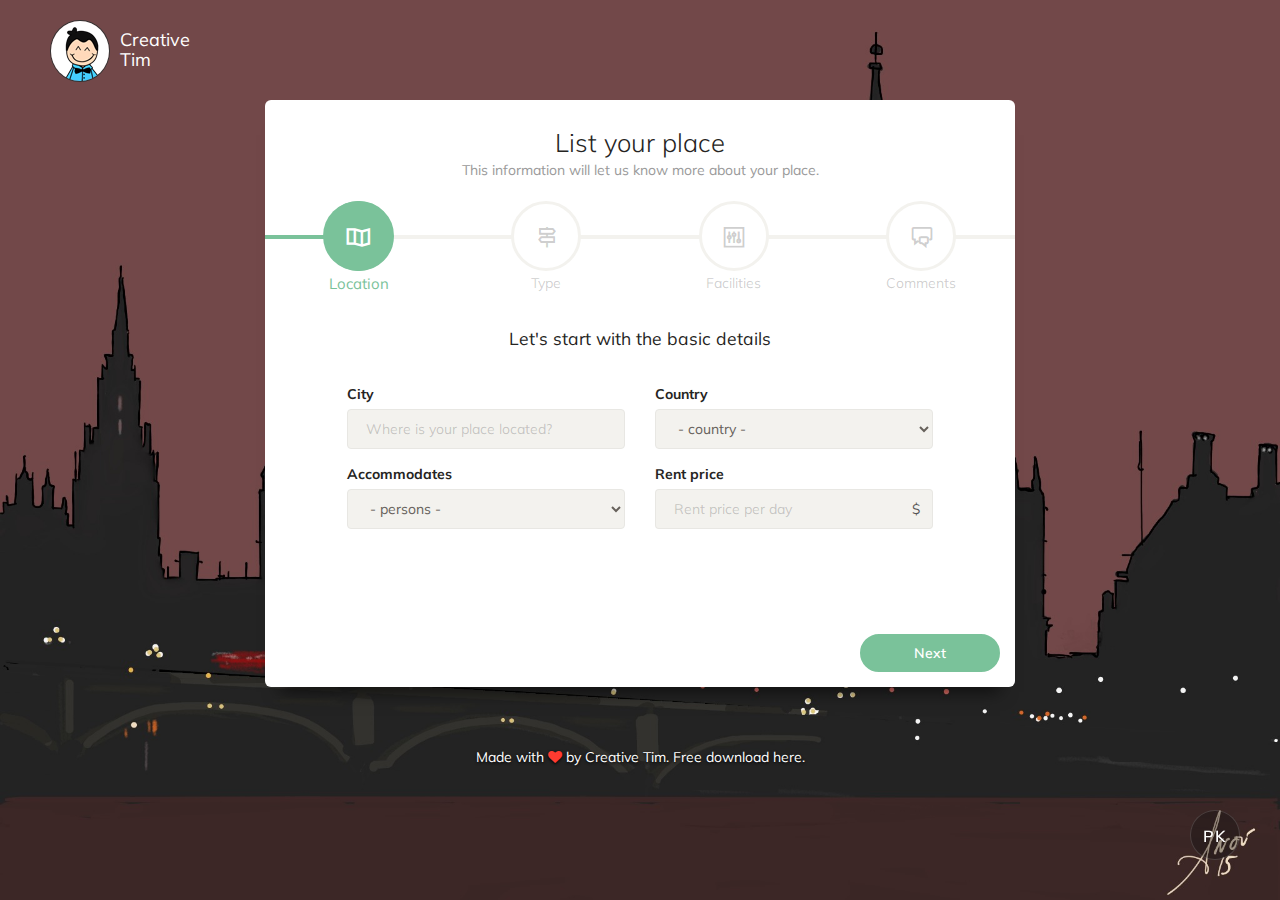
<file: wizard-list-place.html>
<!doctype html>
<html lang="en">
<head>
	<meta charset="utf-8" />
	<meta http-equiv="X-UA-Compatible" content="IE=edge,chrome=1" />
	<link rel="apple-touch-icon" sizes="76x76" href="assets/img/apple-icon.png" />
	<link rel="icon" type="image/png" href="assets/img/favicon.png" />
	<title>Paper Bootstrap Wizard by Creative Tim</title>

	<meta content='width=device-width, initial-scale=1.0, maximum-scale=1.0, user-scalable=0' name='viewport' />
    <meta name="viewport" content="width=device-width" />

	<!-- CSS Files -->
    <link href="assets/css/bootstrap.min.css" rel="stylesheet" />
	<link href="assets/css/paper-bootstrap-wizard.css" rel="stylesheet" />

	<!-- CSS Just for demo purpose, don't include it in your project -->
	<link href="assets/css/demo.css" rel="stylesheet" />

	<!-- Fonts and Icons -->
    <link href="http://netdna.bootstrapcdn.com/font-awesome/4.4.0/css/font-awesome.css" rel="stylesheet">
	<link href='https://fonts.googleapis.com/css?family=Muli:400,300' rel='stylesheet' type='text/css'>
	<link href="assets/css/themify-icons.css" rel="stylesheet">
</head>

<body>
	<div class="image-container set-full-height" style="background-image: url('assets/img/paper-2.jpeg')">
	    <!--   Creative Tim Branding   -->
	    <a href="http://creative-tim.com">
	         <div class="logo-container">
	            <div class="logo">
	                <img src="assets/img/new_logo.png">
	            </div>
	            <div class="brand">
	                Creative Tim
	            </div>
	        </div>
	    </a>

		<!--  Made With Paper Kit  -->
		<a href="http://demos.creative-tim.com/paper-kit?ref=paper-bootstrap-wizard" class="made-with-pk">
			<div class="brand">PK</div>
			<div class="made-with">Made with <strong>Paper Kit</strong></div>
		</a>

	    <!--   Big container   -->
	    <div class="container">
	        <div class="row">
		        <div class="col-sm-8 col-sm-offset-2">

		            <!--      Wizard container        -->
		            <div class="wizard-container">
		                <div class="card wizard-card" data-color="green" id="wizard">
		                <form action="" method="">
		                <!--        You can switch " data-color="green" "  with one of the next bright colors: "blue", "azure", "orange", "red"       -->

		                    	<div class="wizard-header">
		                        	<h3 class="wizard-title">List your place</h3>
		                        	<p class="category">This information will let us know more about your place.</p>
		                    	</div>
								<div class="wizard-navigation">
									<div class="progress-with-circle">
									    <div class="progress-bar" role="progressbar" aria-valuenow="1" aria-valuemin="1" aria-valuemax="4" style="width: 15%;"></div>
									</div>
									<ul>
			                            <li>
											<a href="#location" data-toggle="tab">
												<div class="icon-circle">
													<i class="ti-map"></i>
												</div>
												Location
											</a>
										</li>
			                            <li>
											<a href="#type" data-toggle="tab">
												<div class="icon-circle">
													<i class="ti-direction-alt"></i>
												</div>
												Type
											</a>
										</li>
			                            <li>
											<a href="#facilities" data-toggle="tab">
												<div class="icon-circle">
													<i class="ti-panel"></i>
												</div>
												Facilities
											</a>
										</li>
			                            <li>
											<a href="#description" data-toggle="tab">
												<div class="icon-circle">
													<i class="ti-comments"></i>
												</div>
												Comments
											</a>
										</li>
			                        </ul>
								</div>
		                        <div class="tab-content">
		                            <div class="tab-pane" id="location">
		                            	<div class="row">
		                                	<div class="col-sm-12">
		                                    	<h5 class="info-text"> Let's start with the basic details</h5>
		                            		</div>
		                                	<div class="col-sm-5 col-sm-offset-1">
		                                    	<div class="form-group">
		                                        	<label>City</label>
		                                        	<input type="text" class="form-control" id="exampleInputEmail1" placeholder="Where is your place located?">
		                                    	</div>
		                                	</div>
		                                	<div class="col-sm-5">
		                                    	<div class="form-group">
		                                            <label>Country</label><br>
		                                            <select name="country" class="form-control">
		                                                <option disabled="" selected="">- country -</option>
		                                                <option value="Afghanistan"> Afghanistan </option>
		                                                <option value="Albania"> Albania </option>
		                                                <option value="Algeria"> Algeria </option>
		                                                <option value="American Samoa"> American Samoa </option>
		                                                <option value="Andorra"> Andorra </option>
		                                                <option value="Angola"> Angola </option>
		                                                <option value="Anguilla"> Anguilla </option>
		                                                <option value="Antarctica"> Antarctica </option>
		                                                <option value="...">...</option>
		                                            </select>
		                                        </div>
		                                	</div>
		                                	<div class="col-sm-5 col-sm-offset-1">
		                                    	<div class="form-group">
		                                        	<label>Accommodates</label>
		                                        	<select class="form-control">
			                                            <option disabled="" selected="">- persons -</option>
			                                            <option>1 Person</option>
			                                            <option>2 Persons </option>
			                                            <option>3 Persons</option>
			                                            <option>4 Persons</option>
			                                            <option>5 Persons</option>
			                                            <option>6+ Persons</option>
		                                        	</select>
		                                    	</div>
		                                	</div>
		                                	<div class="col-sm-5">
		                                    	<div class="form-group">
		                                        	<label>Rent price</label>
		                                        	<div class="input-group">
		                                            	<input type="text" class="form-control" placeholder="Rent price per day">
		                                            	<span class="input-group-addon">$</span>
		                                        	</div>
		                                    	</div>
		                                	</div>
		                            	</div>
		                            </div>
		                            <div class="tab-pane" id="type">
		                                <h5 class="info-text">What type of location do you have? </h5>
		                                <div class="row">
		                                    <div class="col-sm-8 col-sm-offset-2">
		                                        <div class="col-sm-4 col-sm-offset-2">
													<div class="choice" data-toggle="wizard-checkbox">
		                                                <input type="checkbox" name="jobb" value="Design">
		                                                <div class="card card-checkboxes card-hover-effect">
		                                                    <i class="ti-home"></i>
															<p>Home</p>
		                                                </div>
		                                            </div>
		                                        </div>
		                                        <div class="col-sm-4">
													<div class="choice" data-toggle="wizard-checkbox">
		                                                <input type="checkbox" name="jobb" value="Design">
		                                                <div class="card card-checkboxes card-hover-effect">
		                                                    <i class="ti-package"></i>
															<p>Apartment</p>
		                                                </div>
		                                            </div>
		                                        </div>
		                                    </div>
		                                </div>
		                            </div>
		                            <div class="tab-pane" id="facilities">
		                                <h5 class="info-text">Tell us more about facilities. </h5>
		                                <div class="row">
		                                    <div class="col-sm-5 col-sm-offset-1">
		                                    	<div class="form-group">
		                                        	<label>Your place is good for</label>
		                                        	<select class="form-control">
			                                            <option disabled="" selected="">- type -</option>
			                                            <option>Business</option>
			                                            <option>Vacation </option>
			                                            <option>Work</option>
		                                        	</select>
		                                    	</div>
		                                    </div>
		                                    <div class="col-sm-5">
		                                    	<div class="form-group">
		                                        	<label>Is air conditioning included ?</label>
		                                        	<select class="form-control">
			                                            <option disabled="" selected="">- response -</option>
			                                            <option>Yes</option>
			                                            <option>No </option>
		                                        	</select>
		                                    	</div>
		                                    </div>
		                                    <div class="col-sm-5 col-sm-offset-1">
		                                    	<div class="form-group">
		                                        	<label>Does your place have wi-fi?</label>
		                                        	<select class="form-control">
			                                            <option disabled="" selected="">- response -</option>
			                                            <option>Yes</option>
			                                            <option>No </option>
		                                        	</select>
		                                    	</div>
		                                    </div>
		                                    <div class="col-sm-5">
		                                    	<div class="form-group">
		                                        	<label>Is breakfast included?</label>
		                                        	<select class="form-control">
			                                            <option disabled="" selected="">- response -</option>
			                                            <option>Yes</option>
			                                            <option>No </option>
		                                        	</select>
		                                    	</div>
		                                    </div>
		                                </div>
		                            </div>
		                            <div class="tab-pane" id="description">
		                                <div class="row">
		                                    <h5 class="info-text"> Drop us a small description. </h5>
		                                    <div class="col-sm-6 col-sm-offset-1">
		                                        <div class="form-group">
		                                            <label>Place description</label>
		                                            <textarea class="form-control" placeholder="" rows="9"></textarea>
		                                        </div>
		                                    </div>
		                                    <div class="col-sm-4">
		                                        <div class="form-group">
		                                            <label>Example</label>
		                                            <p class="description">"The place is really nice. We use it every sunday when we go fishing. It is so awesome."</p>
		                                        </div>
		                                    </div>
		                                </div>
		                            </div>
		                        </div>
		                        <div class="wizard-footer">
	                            	<div class="pull-right">
	                                    <input type='button' class='btn btn-next btn-fill btn-success btn-wd' name='next' value='Next' />
	                                    <input type='button' class='btn btn-finish btn-fill btn-success btn-wd' name='finish' value='Finish' />
									</div>

	                                <div class="pull-left">
	                                    <input type='button' class='btn btn-previous btn-default btn-wd' name='previous' value='Previous' />
	                                </div>
	                                <div class="clearfix"></div>
		                        </div>
		                    </form>
		                </div>
		            </div> <!-- wizard container -->
		        </div>
	        </div> <!-- row -->
	    </div> <!--  big container -->

	    <div class="footer">
	        <div class="container text-center">
	             Made with <i class="fa fa-heart heart"></i> by <a href="http://www.creative-tim.com">Creative Tim</a>. Free download <a href="http://www.creative-tim.com/product/paper-bootstrap-wizard">here.</a>
	        </div>
	    </div>
	</div>

</body>

	<!--   Core JS Files   -->
	<script src="assets/js/jquery-2.2.4.min.js" type="text/javascript"></script>
	<script src="assets/js/bootstrap.min.js" type="text/javascript"></script>
	<script src="assets/js/jquery.bootstrap.wizard.js" type="text/javascript"></script>

	<!--  Plugin for the Wizard -->
	<script src="assets/js/paper-bootstrap-wizard.js" type="text/javascript"></script>

	<!--  More information about jquery.validate here: http://jqueryvalidation.org/	 -->
	<script src="assets/js/jquery.validate.min.js" type="text/javascript"></script>

</html>
</file>
<file: assets/css/demo.css>
.logo-container{
    left: 50px;
    position: absolute;
    top: 20px;
     z-index: 3;
}
.logo-container .logo{
    overflow: hidden;
    border-radius: 50%;
    border: 1px solid #333333;
    width: 60px;
    float: left;
}
.logo-container .brand{
    font-size: 18px;
    color: #FFFFFF;
    line-height: 20px;
    float: left;
    margin-left: 10px;
    margin-top: 10px;
    width: 60px
}
</file>
<file: assets/css/themify-icons.css>
@font-face {
	font-family: 'themify';
	src:url('../fonts/themify.eot?-fvbane');
	src:url('../fonts/themify.eot?#iefix-fvbane') format('embedded-opentype'),
		url('../fonts/themify.woff?-fvbane') format('woff'),
		url('../fonts/themify.ttf?-fvbane') format('truetype'),
		url('../fonts/themify.svg?-fvbane#themify') format('svg');
	font-weight: normal;
	font-style: normal;
}

[class^="ti-"], [class*=" ti-"] {
	font-family: 'themify';
	speak: none;
	font-style: normal;
	font-weight: bold;
	font-variant: normal;
	text-transform: none;
	line-height: 1;

	/* Better Font Rendering =========== */
	-webkit-font-smoothing: antialiased;
	-moz-osx-font-smoothing: grayscale;
}

.ti-wand:before {
	content: "\e600";
}
.ti-volume:before {
	content: "\e601";
}
.ti-user:before {
	content: "\e602";
}
.ti-unlock:before {
	content: "\e603";
}
.ti-unlink:before {
	content: "\e604";
}
.ti-trash:before {
	content: "\e605";
}
.ti-thought:before {
	content: "\e606";
}
.ti-target:before {
	content: "\e607";
}
.ti-tag:before {
	content: "\e608";
}
.ti-tablet:before {
	content: "\e609";
}
.ti-star:before {
	content: "\e60a";
}
.ti-spray:before {
	content: "\e60b";
}
.ti-signal:before {
	content: "\e60c";
}
.ti-shopping-cart:before {
	content: "\e60d";
}
.ti-shopping-cart-full:before {
	content: "\e60e";
}
.ti-settings:before {
	content: "\e60f";
}
.ti-search:before {
	content: "\e610";
}
.ti-zoom-in:before {
	content: "\e611";
}
.ti-zoom-out:before {
	content: "\e612";
}
.ti-cut:before {
	content: "\e613";
}
.ti-ruler:before {
	content: "\e614";
}
.ti-ruler-pencil:before {
	content: "\e615";
}
.ti-ruler-alt:before {
	content: "\e616";
}
.ti-bookmark:before {
	content: "\e617";
}
.ti-bookmark-alt:before {
	content: "\e618";
}
.ti-reload:before {
	content: "\e619";
}
.ti-plus:before {
	content: "\e61a";
}
.ti-pin:before {
	content: "\e61b";
}
.ti-pencil:before {
	content: "\e61c";
}
.ti-pencil-alt:before {
	content: "\e61d";
}
.ti-paint-roller:before {
	content: "\e61e";
}
.ti-paint-bucket:before {
	content: "\e61f";
}
.ti-na:before {
	content: "\e620";
}
.ti-mobile:before {
	content: "\e621";
}
.ti-minus:before {
	content: "\e622";
}
.ti-medall:before {
	content: "\e623";
}
.ti-medall-alt:before {
	content: "\e624";
}
.ti-marker:before {
	content: "\e625";
}
.ti-marker-alt:before {
	content: "\e626";
}
.ti-arrow-up:before {
	content: "\e627";
}
.ti-arrow-right:before {
	content: "\e628";
}
.ti-arrow-left:before {
	content: "\e629";
}
.ti-arrow-down:before {
	content: "\e62a";
}
.ti-lock:before {
	content: "\e62b";
}
.ti-location-arrow:before {
	content: "\e62c";
}
.ti-link:before {
	content: "\e62d";
}
.ti-layout:before {
	content: "\e62e";
}
.ti-layers:before {
	content: "\e62f";
}
.ti-layers-alt:before {
	content: "\e630";
}
.ti-key:before {
	content: "\e631";
}
.ti-import:before {
	content: "\e632";
}
.ti-image:before {
	content: "\e633";
}
.ti-heart:before {
	content: "\e634";
}
.ti-heart-broken:before {
	content: "\e635";
}
.ti-hand-stop:before {
	content: "\e636";
}
.ti-hand-open:before {
	content: "\e637";
}
.ti-hand-drag:before {
	content: "\e638";
}
.ti-folder:before {
	content: "\e639";
}
.ti-flag:before {
	content: "\e63a";
}
.ti-flag-alt:before {
	content: "\e63b";
}
.ti-flag-alt-2:before {
	content: "\e63c";
}
.ti-eye:before {
	content: "\e63d";
}
.ti-export:before {
	content: "\e63e";
}
.ti-exchange-vertical:before {
	content: "\e63f";
}
.ti-desktop:before {
	content: "\e640";
}
.ti-cup:before {
	content: "\e641";
}
.ti-crown:before {
	content: "\e642";
}
.ti-comments:before {
	content: "\e643";
}
.ti-comment:before {
	content: "\e644";
}
.ti-comment-alt:before {
	content: "\e645";
}
.ti-close:before {
	content: "\e646";
}
.ti-clip:before {
	content: "\e647";
}
.ti-angle-up:before {
	content: "\e648";
}
.ti-angle-right:before {
	content: "\e649";
}
.ti-angle-left:before {
	content: "\e64a";
}
.ti-angle-down:before {
	content: "\e64b";
}
.ti-check:before {
	content: "\e64c";
}
.ti-check-box:before {
	content: "\e64d";
}
.ti-camera:before {
	content: "\e64e";
}
.ti-announcement:before {
	content: "\e64f";
}
.ti-brush:before {
	content: "\e650";
}
.ti-briefcase:before {
	content: "\e651";
}
.ti-bolt:before {
	content: "\e652";
}
.ti-bolt-alt:before {
	content: "\e653";
}
.ti-blackboard:before {
	content: "\e654";
}
.ti-bag:before {
	content: "\e655";
}
.ti-move:before {
	content: "\e656";
}
.ti-arrows-vertical:before {
	content: "\e657";
}
.ti-arrows-horizontal:before {
	content: "\e658";
}
.ti-fullscreen:before {
	content: "\e659";
}
.ti-arrow-top-right:before {
	content: "\e65a";
}
.ti-arrow-top-left:before {
	content: "\e65b";
}
.ti-arrow-circle-up:before {
	content: "\e65c";
}
.ti-arrow-circle-right:before {
	content: "\e65d";
}
.ti-arrow-circle-left:before {
	content: "\e65e";
}
.ti-arrow-circle-down:before {
	content: "\e65f";
}
.ti-angle-double-up:before {
	content: "\e660";
}
.ti-angle-double-right:before {
	content: "\e661";
}
.ti-angle-double-left:before {
	content: "\e662";
}
.ti-angle-double-down:before {
	content: "\e663";
}
.ti-zip:before {
	content: "\e664";
}
.ti-world:before {
	content: "\e665";
}
.ti-wheelchair:before {
	content: "\e666";
}
.ti-view-list:before {
	content: "\e667";
}
.ti-view-list-alt:before {
	content: "\e668";
}
.ti-view-grid:before {
	content: "\e669";
}
.ti-uppercase:before {
	content: "\e66a";
}
.ti-upload:before {
	content: "\e66b";
}
.ti-underline:before {
	content: "\e66c";
}
.ti-truck:before {
	content: "\e66d";
}
.ti-timer:before {
	content: "\e66e";
}
.ti-ticket:before {
	content: "\e66f";
}
.ti-thumb-up:before {
	content: "\e670";
}
.ti-thumb-down:before {
	content: "\e671";
}
.ti-text:before {
	content: "\e672";
}
.ti-stats-up:before {
	content: "\e673";
}
.ti-stats-down:before {
	content: "\e674";
}
.ti-split-v:before {
	content: "\e675";
}
.ti-split-h:before {
	content: "\e676";
}
.ti-smallcap:before {
	content: "\e677";
}
.ti-shine:before {
	content: "\e678";
}
.ti-shift-right:before {
	content: "\e679";
}
.ti-shift-left:before {
	content: "\e67a";
}
.ti-shield:before {
	content: "\e67b";
}
.ti-notepad:before {
	content: "\e67c";
}
.ti-server:before {
	content: "\e67d";
}
.ti-quote-right:before {
	content: "\e67e";
}
.ti-quote-left:before {
	content: "\e67f";
}
.ti-pulse:before {
	content: "\e680";
}
.ti-printer:before {
	content: "\e681";
}
.ti-power-off:before {
	content: "\e682";
}
.ti-plug:before {
	content: "\e683";
}
.ti-pie-chart:before {
	content: "\e684";
}
.ti-paragraph:before {
	content: "\e685";
}
.ti-panel:before {
	content: "\e686";
}
.ti-package:before {
	content: "\e687";
}
.ti-music:before {
	content: "\e688";
}
.ti-music-alt:before {
	content: "\e689";
}
.ti-mouse:before {
	content: "\e68a";
}
.ti-mouse-alt:before {
	content: "\e68b";
}
.ti-money:before {
	content: "\e68c";
}
.ti-microphone:before {
	content: "\e68d";
}
.ti-menu:before {
	content: "\e68e";
}
.ti-menu-alt:before {
	content: "\e68f";
}
.ti-map:before {
	content: "\e690";
}
.ti-map-alt:before {
	content: "\e691";
}
.ti-loop:before {
	content: "\e692";
}
.ti-location-pin:before {
	content: "\e693";
}
.ti-list:before {
	content: "\e694";
}
.ti-light-bulb:before {
	content: "\e695";
}
.ti-Italic:before {
	content: "\e696";
}
.ti-info:before {
	content: "\e697";
}
.ti-infinite:before {
	content: "\e698";
}
.ti-id-badge:before {
	content: "\e699";
}
.ti-hummer:before {
	content: "\e69a";
}
.ti-home:before {
	content: "\e69b";
}
.ti-help:before {
	content: "\e69c";
}
.ti-headphone:before {
	content: "\e69d";
}
.ti-harddrives:before {
	content: "\e69e";
}
.ti-harddrive:before {
	content: "\e69f";
}
.ti-gift:before {
	content: "\e6a0";
}
.ti-game:before {
	content: "\e6a1";
}
.ti-filter:before {
	content: "\e6a2";
}
.ti-files:before {
	content: "\e6a3";
}
.ti-file:before {
	content: "\e6a4";
}
.ti-eraser:before {
	content: "\e6a5";
}
.ti-envelope:before {
	content: "\e6a6";
}
.ti-download:before {
	content: "\e6a7";
}
.ti-direction:before {
	content: "\e6a8";
}
.ti-direction-alt:before {
	content: "\e6a9";
}
.ti-dashboard:before {
	content: "\e6aa";
}
.ti-control-stop:before {
	content: "\e6ab";
}
.ti-control-shuffle:before {
	content: "\e6ac";
}
.ti-control-play:before {
	content: "\e6ad";
}
.ti-control-pause:before {
	content: "\e6ae";
}
.ti-control-forward:before {
	content: "\e6af";
}
.ti-control-backward:before {
	content: "\e6b0";
}
.ti-cloud:before {
	content: "\e6b1";
}
.ti-cloud-up:before {
	content: "\e6b2";
}
.ti-cloud-down:before {
	content: "\e6b3";
}
.ti-clipboard:before {
	content: "\e6b4";
}
.ti-car:before {
	content: "\e6b5";
}
.ti-calendar:before {
	content: "\e6b6";
}
.ti-book:before {
	content: "\e6b7";
}
.ti-bell:before {
	content: "\e6b8";
}
.ti-basketball:before {
	content: "\e6b9";
}
.ti-bar-chart:before {
	content: "\e6ba";
}
.ti-bar-chart-alt:before {
	content: "\e6bb";
}
.ti-back-right:before {
	content: "\e6bc";
}
.ti-back-left:before {
	content: "\e6bd";
}
.ti-arrows-corner:before {
	content: "\e6be";
}
.ti-archive:before {
	content: "\e6bf";
}
.ti-anchor:before {
	content: "\e6c0";
}
.ti-align-right:before {
	content: "\e6c1";
}
.ti-align-left:before {
	content: "\e6c2";
}
.ti-align-justify:before {
	content: "\e6c3";
}
.ti-align-center:before {
	content: "\e6c4";
}
.ti-alert:before {
	content: "\e6c5";
}
.ti-alarm-clock:before {
	content: "\e6c6";
}
.ti-agenda:before {
	content: "\e6c7";
}
.ti-write:before {
	content: "\e6c8";
}
.ti-window:before {
	content: "\e6c9";
}
.ti-widgetized:before {
	content: "\e6ca";
}
.ti-widget:before {
	content: "\e6cb";
}
.ti-widget-alt:before {
	content: "\e6cc";
}
.ti-wallet:before {
	content: "\e6cd";
}
.ti-video-clapper:before {
	content: "\e6ce";
}
.ti-video-camera:before {
	content: "\e6cf";
}
.ti-vector:before {
	content: "\e6d0";
}
.ti-themify-logo:before {
	content: "\e6d1";
}
.ti-themify-favicon:before {
	content: "\e6d2";
}
.ti-themify-favicon-alt:before {
	content: "\e6d3";
}
.ti-support:before {
	content: "\e6d4";
}
.ti-stamp:before {
	content: "\e6d5";
}
.ti-split-v-alt:before {
	content: "\e6d6";
}
.ti-slice:before {
	content: "\e6d7";
}
.ti-shortcode:before {
	content: "\e6d8";
}
.ti-shift-right-alt:before {
	content: "\e6d9";
}
.ti-shift-left-alt:before {
	content: "\e6da";
}
.ti-ruler-alt-2:before {
	content: "\e6db";
}
.ti-receipt:before {
	content: "\e6dc";
}
.ti-pin2:before {
	content: "\e6dd";
}
.ti-pin-alt:before {
	content: "\e6de";
}
.ti-pencil-alt2:before {
	content: "\e6df";
}
.ti-palette:before {
	content: "\e6e0";
}
.ti-more:before {
	content: "\e6e1";
}
.ti-more-alt:before {
	content: "\e6e2";
}
.ti-microphone-alt:before {
	content: "\e6e3";
}
.ti-magnet:before {
	content: "\e6e4";
}
.ti-line-double:before {
	content: "\e6e5";
}
.ti-line-dotted:before {
	content: "\e6e6";
}
.ti-line-dashed:before {
	content: "\e6e7";
}
.ti-layout-width-full:before {
	content: "\e6e8";
}
.ti-layout-width-default:before {
	content: "\e6e9";
}
.ti-layout-width-default-alt:before {
	content: "\e6ea";
}
.ti-layout-tab:before {
	content: "\e6eb";
}
.ti-layout-tab-window:before {
	content: "\e6ec";
}
.ti-layout-tab-v:before {
	content: "\e6ed";
}
.ti-layout-tab-min:before {
	content: "\e6ee";
}
.ti-layout-slider:before {
	content: "\e6ef";
}
.ti-layout-slider-alt:before {
	content: "\e6f0";
}
.ti-layout-sidebar-right:before {
	content: "\e6f1";
}
.ti-layout-sidebar-none:before {
	content: "\e6f2";
}
.ti-layout-sidebar-left:before {
	content: "\e6f3";
}
.ti-layout-placeholder:before {
	content: "\e6f4";
}
.ti-layout-menu:before {
	content: "\e6f5";
}
.ti-layout-menu-v:before {
	content: "\e6f6";
}
.ti-layout-menu-separated:before {
	content: "\e6f7";
}
.ti-layout-menu-full:before {
	content: "\e6f8";
}
.ti-layout-media-right-alt:before {
	content: "\e6f9";
}
.ti-layout-media-right:before {
	content: "\e6fa";
}
.ti-layout-media-overlay:before {
	content: "\e6fb";
}
.ti-layout-media-overlay-alt:before {
	content: "\e6fc";
}
.ti-layout-media-overlay-alt-2:before {
	content: "\e6fd";
}
.ti-layout-media-left-alt:before {
	content: "\e6fe";
}
.ti-layout-media-left:before {
	content: "\e6ff";
}
.ti-layout-media-center-alt:before {
	content: "\e700";
}
.ti-layout-media-center:before {
	content: "\e701";
}
.ti-layout-list-thumb:before {
	content: "\e702";
}
.ti-layout-list-thumb-alt:before {
	content: "\e703";
}
.ti-layout-list-post:before {
	content: "\e704";
}
.ti-layout-list-large-image:before {
	content: "\e705";
}
.ti-layout-line-solid:before {
	content: "\e706";
}
.ti-layout-grid4:before {
	content: "\e707";
}
.ti-layout-grid3:before {
	content: "\e708";
}
.ti-layout-grid2:before {
	content: "\e709";
}
.ti-layout-grid2-thumb:before {
	content: "\e70a";
}
.ti-layout-cta-right:before {
	content: "\e70b";
}
.ti-layout-cta-left:before {
	content: "\e70c";
}
.ti-layout-cta-center:before {
	content: "\e70d";
}
.ti-layout-cta-btn-right:before {
	content: "\e70e";
}
.ti-layout-cta-btn-left:before {
	content: "\e70f";
}
.ti-layout-column4:before {
	content: "\e710";
}
.ti-layout-column3:before {
	content: "\e711";
}
.ti-layout-column2:before {
	content: "\e712";
}
.ti-layout-accordion-separated:before {
	content: "\e713";
}
.ti-layout-accordion-merged:before {
	content: "\e714";
}
.ti-layout-accordion-list:before {
	content: "\e715";
}
.ti-ink-pen:before {
	content: "\e716";
}
.ti-info-alt:before {
	content: "\e717";
}
.ti-help-alt:before {
	content: "\e718";
}
.ti-headphone-alt:before {
	content: "\e719";
}
.ti-hand-point-up:before {
	content: "\e71a";
}
.ti-hand-point-right:before {
	content: "\e71b";
}
.ti-hand-point-left:before {
	content: "\e71c";
}
.ti-hand-point-down:before {
	content: "\e71d";
}
.ti-gallery:before {
	content: "\e71e";
}
.ti-face-smile:before {
	content: "\e71f";
}
.ti-face-sad:before {
	content: "\e720";
}
.ti-credit-card:before {
	content: "\e721";
}
.ti-control-skip-forward:before {
	content: "\e722";
}
.ti-control-skip-backward:before {
	content: "\e723";
}
.ti-control-record:before {
	content: "\e724";
}
.ti-control-eject:before {
	content: "\e725";
}
.ti-comments-smiley:before {
	content: "\e726";
}
.ti-brush-alt:before {
	content: "\e727";
}
.ti-youtube:before {
	content: "\e728";
}
.ti-vimeo:before {
	content: "\e729";
}
.ti-twitter:before {
	content: "\e72a";
}
.ti-time:before {
	content: "\e72b";
}
.ti-tumblr:before {
	content: "\e72c";
}
.ti-skype:before {
	content: "\e72d";
}
.ti-share:before {
	content: "\e72e";
}
.ti-share-alt:before {
	content: "\e72f";
}
.ti-rocket:before {
	content: "\e730";
}
.ti-pinterest:before {
	content: "\e731";
}
.ti-new-window:before {
	content: "\e732";
}
.ti-microsoft:before {
	content: "\e733";
}
.ti-list-ol:before {
	content: "\e734";
}
.ti-linkedin:before {
	content: "\e735";
}
.ti-layout-sidebar-2:before {
	content: "\e736";
}
.ti-layout-grid4-alt:before {
	content: "\e737";
}
.ti-layout-grid3-alt:before {
	content: "\e738";
}
.ti-layout-grid2-alt:before {
	content: "\e739";
}
.ti-layout-column4-alt:before {
	content: "\e73a";
}
.ti-layout-column3-alt:before {
	content: "\e73b";
}
.ti-layout-column2-alt:before {
	content: "\e73c";
}
.ti-instagram:before {
	content: "\e73d";
}
.ti-google:before {
	content: "\e73e";
}
.ti-github:before {
	content: "\e73f";
}
.ti-flickr:before {
	content: "\e740";
}
.ti-facebook:before {
	content: "\e741";
}
.ti-dropbox:before {
	content: "\e742";
}
.ti-dribbble:before {
	content: "\e743";
}
.ti-apple:before {
	content: "\e744";
}
.ti-android:before {
	content: "\e745";
}
.ti-save:before {
	content: "\e746";
}
.ti-save-alt:before {
	content: "\e747";
}
.ti-yahoo:before {
	content: "\e748";
}
.ti-wordpress:before {
	content: "\e749";
}
.ti-vimeo-alt:before {
	content: "\e74a";
}
.ti-twitter-alt:before {
	content: "\e74b";
}
.ti-tumblr-alt:before {
	content: "\e74c";
}
.ti-trello:before {
	content: "\e74d";
}
.ti-stack-overflow:before {
	content: "\e74e";
}
.ti-soundcloud:before {
	content: "\e74f";
}
.ti-sharethis:before {
	content: "\e750";
}
.ti-sharethis-alt:before {
	content: "\e751";
}
.ti-reddit:before {
	content: "\e752";
}
.ti-pinterest-alt:before {
	content: "\e753";
}
.ti-microsoft-alt:before {
	content: "\e754";
}
.ti-linux:before {
	content: "\e755";
}
.ti-jsfiddle:before {
	content: "\e756";
}
.ti-joomla:before {
	content: "\e757";
}
.ti-html5:before {
	content: "\e758";
}
.ti-flickr-alt:before {
	content: "\e759";
}
.ti-email:before {
	content: "\e75a";
}
.ti-drupal:before {
	content: "\e75b";
}
.ti-dropbox-alt:before {
	content: "\e75c";
}
.ti-css3:before {
	content: "\e75d";
}
.ti-rss:before {
	content: "\e75e";
}
.ti-rss-alt:before {
	content: "\e75f";
}
</file>
<file: css/agency.min.css>
/*!
 * Start Bootstrap - Agency v4.1.1 (https://startbootstrap.com/template-overviews/agency)
 * Copyright 2013-2018 Start Bootstrap
 * Licensed under MIT (https://github.com/BlackrockDigital/startbootstrap-agency/blob/master/LICENSE)
 */body{overflow-x:hidden;font-family:'Roboto Slab','Helvetica Neue',Helvetica,Arial,sans-serif}p{line-height:1.75}a{color:#fed136}a:hover{color:#fec503}.text-primary{color:#fed136!important}h1,h2,h3,h4,h5,h6{font-weight:700;font-family:Montserrat,'Helvetica Neue',Helvetica,Arial,sans-serif}section{padding:100px 0}section h2.section-heading{font-size:40px;margin-top:0;margin-bottom:15px}section h3.section-subheading{font-size:16px;font-weight:400;font-style:italic;margin-bottom:75px;text-transform:none;font-family:'Droid Serif','Helvetica Neue',Helvetica,Arial,sans-serif}@media (min-width:768px){section{padding:150px 0}}.btn{font-family:Montserrat,'Helvetica Neue',Helvetica,Arial,sans-serif;font-weight:700}.btn-xl{font-size:18px;padding:20px 40px}.btn-primary{background-color:#fed136;border-color:#fed136}.btn-primary:active,.btn-primary:focus,.btn-primary:hover{background-color:#fec810!important;border-color:#fec810!important;color:#fff}.btn-primary:active,.btn-primary:focus{box-shadow:0 0 0 .2rem rgba(254,209,55,.5)!important}::-moz-selection{background:#fed136;text-shadow:none}::selection{background:#fed136;text-shadow:none}img::selection{background:0 0}img::-moz-selection{background:0 0}#mainNav{background-color:#212529}#mainNav .navbar-toggler{font-size:12px;right:0;padding:13px;text-transform:uppercase;color:#fff;border:0;background-color:#fed136;font-family:Montserrat,'Helvetica Neue',Helvetica,Arial,sans-serif}#mainNav .navbar-brand{color:#fed136;font-family:'Kaushan Script','Helvetica Neue',Helvetica,Arial,cursive}#mainNav .navbar-brand.active,#mainNav .navbar-brand:active,#mainNav .navbar-brand:focus,#mainNav .navbar-brand:hover{color:#fec503}#mainNav .navbar-nav .nav-item .nav-link{font-size:90%;font-weight:400;padding:.75em 0;letter-spacing:1px;color:#fff;font-family:Montserrat,'Helvetica Neue',Helvetica,Arial,sans-serif}#mainNav .navbar-nav .nav-item .nav-link.active,#mainNav .navbar-nav .nav-item .nav-link:hover{color:#fed136}@media (min-width:992px){#mainNav{padding-top:25px;padding-bottom:25px;-webkit-transition:padding-top .3s,padding-bottom .3s;-moz-transition:padding-top .3s,padding-bottom .3s;transition:padding-top .3s,padding-bottom .3s;border:none;background-color:transparent}#mainNav .navbar-brand{font-size:1.75em;-webkit-transition:all .3s;-moz-transition:all .3s;transition:all .3s}#mainNav .navbar-nav .nav-item .nav-link{padding:1.1em 1em!important}#mainNav.navbar-shrink{padding-top:0;padding-bottom:0;background-color:#212529}#mainNav.navbar-shrink .navbar-brand{font-size:1.25em;padding:12px 0}}header.masthead{text-align:center;color:#fff;background-image:url(../img/header-bg.jpg);background-repeat:no-repeat;background-attachment:scroll;background-position:center center;-webkit-background-size:cover;-moz-background-size:cover;-o-background-size:cover;background-size:cover}header.masthead .intro-text{padding-top:150px;padding-bottom:100px}header.masthead .intro-text .intro-lead-in{font-size:22px;font-style:italic;line-height:22px;margin-bottom:25px;font-family:'Droid Serif','Helvetica Neue',Helvetica,Arial,sans-serif}header.masthead .intro-text .intro-heading{font-size:50px;font-weight:700;line-height:50px;margin-bottom:25px;font-family:Montserrat,'Helvetica Neue',Helvetica,Arial,sans-serif}@media (min-width:768px){header.masthead .intro-text{padding-top:300px;padding-bottom:200px}header.masthead .intro-text .intro-lead-in{font-size:40px;font-style:italic;line-height:40px;margin-bottom:25px;font-family:'Droid Serif','Helvetica Neue',Helvetica,Arial,sans-serif}header.masthead .intro-text .intro-heading{font-size:75px;font-weight:700;line-height:75px;margin-bottom:50px;font-family:Montserrat,'Helvetica Neue',Helvetica,Arial,sans-serif}}.service-heading{margin:15px 0;text-transform:none}#portfolio .portfolio-item{right:0;margin:0 0 15px}#portfolio .portfolio-item .portfolio-link{position:relative;display:block;max-width:400px;margin:0 auto;cursor:pointer}#portfolio .portfolio-item .portfolio-link .portfolio-hover{position:absolute;width:100%;height:100%;-webkit-transition:all ease .5s;-moz-transition:all ease .5s;transition:all ease .5s;opacity:0;background:rgba(254,209,54,.9)}#portfolio .portfolio-item .portfolio-link .portfolio-hover:hover{opacity:1}#portfolio .portfolio-item .portfolio-link .portfolio-hover .portfolio-hover-content{font-size:20px;position:absolute;top:50%;width:100%;height:20px;margin-top:-12px;text-align:center;color:#fff}#portfolio .portfolio-item .portfolio-link .portfolio-hover .portfolio-hover-content i{margin-top:-12px}#portfolio .portfolio-item .portfolio-link .portfolio-hover .portfolio-hover-content h3,#portfolio .portfolio-item .portfolio-link .portfolio-hover .portfolio-hover-content h4{margin:0}#portfolio .portfolio-item .portfolio-caption{max-width:400px;margin:0 auto;padding:25px;text-align:center;background-color:#fff}#portfolio .portfolio-item .portfolio-caption h4{margin:0;text-transform:none}#portfolio .portfolio-item .portfolio-caption p{font-size:16px;font-style:italic;margin:0;font-family:'Droid Serif','Helvetica Neue',Helvetica,Arial,sans-serif}#portfolio *{z-index:2}@media (min-width:767px){#portfolio .portfolio-item{margin:0 0 30px}}.portfolio-modal{padding-right:0!important}.portfolio-modal .modal-dialog{margin:1rem;max-width:100vw}.portfolio-modal .modal-content{padding:100px 0;text-align:center}.portfolio-modal .modal-content h2{font-size:3em;margin-bottom:15px}.portfolio-modal .modal-content p{margin-bottom:30px}.portfolio-modal .modal-content p.item-intro{font-size:16px;font-style:italic;margin:20px 0 30px;font-family:'Droid Serif','Helvetica Neue',Helvetica,Arial,sans-serif}.portfolio-modal .modal-content ul.list-inline{margin-top:0;margin-bottom:30px}.portfolio-modal .modal-content img{margin-bottom:30px}.portfolio-modal .modal-content button{cursor:pointer}.portfolio-modal .close-modal{position:absolute;top:25px;right:25px;width:75px;height:75px;cursor:pointer;background-color:transparent}.portfolio-modal .close-modal:hover{opacity:.3}.portfolio-modal .close-modal .lr{z-index:1051;width:1px;height:75px;margin-left:35px;-webkit-transform:rotate(45deg);-ms-transform:rotate(45deg);transform:rotate(45deg);background-color:#212529}.portfolio-modal .close-modal .lr .rl{z-index:1052;width:1px;height:75px;-webkit-transform:rotate(90deg);-ms-transform:rotate(90deg);transform:rotate(90deg);background-color:#212529}.timeline{position:relative;padding:0;list-style:none}.timeline:before{position:absolute;top:0;bottom:0;left:40px;width:2px;margin-left:-1.5px;content:'';background-color:#e9ecef}.timeline>li{position:relative;min-height:50px;margin-bottom:50px}.timeline>li:after,.timeline>li:before{display:table;content:' '}.timeline>li:after{clear:both}.timeline>li .timeline-panel{position:relative;float:right;width:100%;padding:0 20px 0 100px;text-align:left}.timeline>li .timeline-panel:before{right:auto;left:-15px;border-right-width:15px;border-left-width:0}.timeline>li .timeline-panel:after{right:auto;left:-14px;border-right-width:14px;border-left-width:0}.timeline>li .timeline-image{position:absolute;z-index:100;left:0;width:80px;height:80px;margin-left:0;text-align:center;color:#fff;border:7px solid #e9ecef;border-radius:100%;background-color:#fed136}.timeline>li .timeline-image h4{font-size:10px;line-height:14px;margin-top:12px}.timeline>li.timeline-inverted>.timeline-panel{float:right;padding:0 20px 0 100px;text-align:left}.timeline>li.timeline-inverted>.timeline-panel:before{right:auto;left:-15px;border-right-width:15px;border-left-width:0}.timeline>li.timeline-inverted>.timeline-panel:after{right:auto;left:-14px;border-right-width:14px;border-left-width:0}.timeline>li:last-child{margin-bottom:0}.timeline .timeline-heading h4{margin-top:0;color:inherit}.timeline .timeline-heading h4.subheading{text-transform:none}.timeline .timeline-body>p,.timeline .timeline-body>ul{margin-bottom:0}@media (min-width:768px){.timeline:before{left:50%}.timeline>li{min-height:100px;margin-bottom:100px}.timeline>li .timeline-panel{float:left;width:41%;padding:0 20px 20px 30px;text-align:right}.timeline>li .timeline-image{left:50%;width:100px;height:100px;margin-left:-50px}.timeline>li .timeline-image h4{font-size:13px;line-height:18px;margin-top:16px}.timeline>li.timeline-inverted>.timeline-panel{float:right;padding:0 30px 20px 20px;text-align:left}}@media (min-width:992px){.timeline>li{min-height:150px}.timeline>li .timeline-panel{padding:0 20px 20px}.timeline>li .timeline-image{width:150px;height:150px;margin-left:-75px}.timeline>li .timeline-image h4{font-size:18px;line-height:26px;margin-top:30px}.timeline>li.timeline-inverted>.timeline-panel{padding:0 20px 20px}}@media (min-width:1200px){.timeline>li{min-height:170px}.timeline>li .timeline-panel{padding:0 20px 20px 100px}.timeline>li .timeline-image{width:170px;height:170px;margin-left:-85px}.timeline>li .timeline-image h4{margin-top:40px}.timeline>li.timeline-inverted>.timeline-panel{padding:0 100px 20px 20px}}.team-member{margin-bottom:50px;text-align:center}.team-member img{width:225px;height:225px;border:7px solid #fff}.team-member h4{margin-top:25px;margin-bottom:0;text-transform:none}.team-member p{margin-top:0}section#contact{background-color:#212529;background-image:url(../img/map-image.png);background-repeat:no-repeat;background-position:center}section#contact .section-heading{color:#fff}section#contact .form-group{margin-bottom:25px}section#contact .form-group input,section#contact .form-group textarea{padding:20px}section#contact .form-group input.form-control{height:auto}section#contact .form-group textarea.form-control{height:248px}section#contact .form-control:focus{border-color:#fed136;box-shadow:none}section#contact ::-webkit-input-placeholder{font-weight:700;color:#ced4da;font-family:Montserrat,'Helvetica Neue',Helvetica,Arial,sans-serif}section#contact :-moz-placeholder{font-weight:700;color:#ced4da;font-family:Montserrat,'Helvetica Neue',Helvetica,Arial,sans-serif}section#contact ::-moz-placeholder{font-weight:700;color:#ced4da;font-family:Montserrat,'Helvetica Neue',Helvetica,Arial,sans-serif}section#contact :-ms-input-placeholder{font-weight:700;color:#ced4da;font-family:Montserrat,'Helvetica Neue',Helvetica,Arial,sans-serif}footer{padding:25px 0;text-align:center}footer span.copyright{font-size:90%;line-height:40px;text-transform:none;font-family:Montserrat,'Helvetica Neue',Helvetica,Arial,sans-serif}footer ul.quicklinks{font-size:90%;line-height:40px;margin-bottom:0;text-transform:none;font-family:Montserrat,'Helvetica Neue',Helvetica,Arial,sans-serif}ul.social-buttons{margin-bottom:0}ul.social-buttons li a{font-size:20px;line-height:40px;display:block;width:40px;height:40px;-webkit-transition:all .3s;-moz-transition:all .3s;transition:all .3s;color:#fff;border-radius:100%;outline:0;background-color:#212529}ul.social-buttons li a:active,ul.social-buttons li a:focus,ul.social-buttons li a:hover{background-color:#fed136}
</file>
